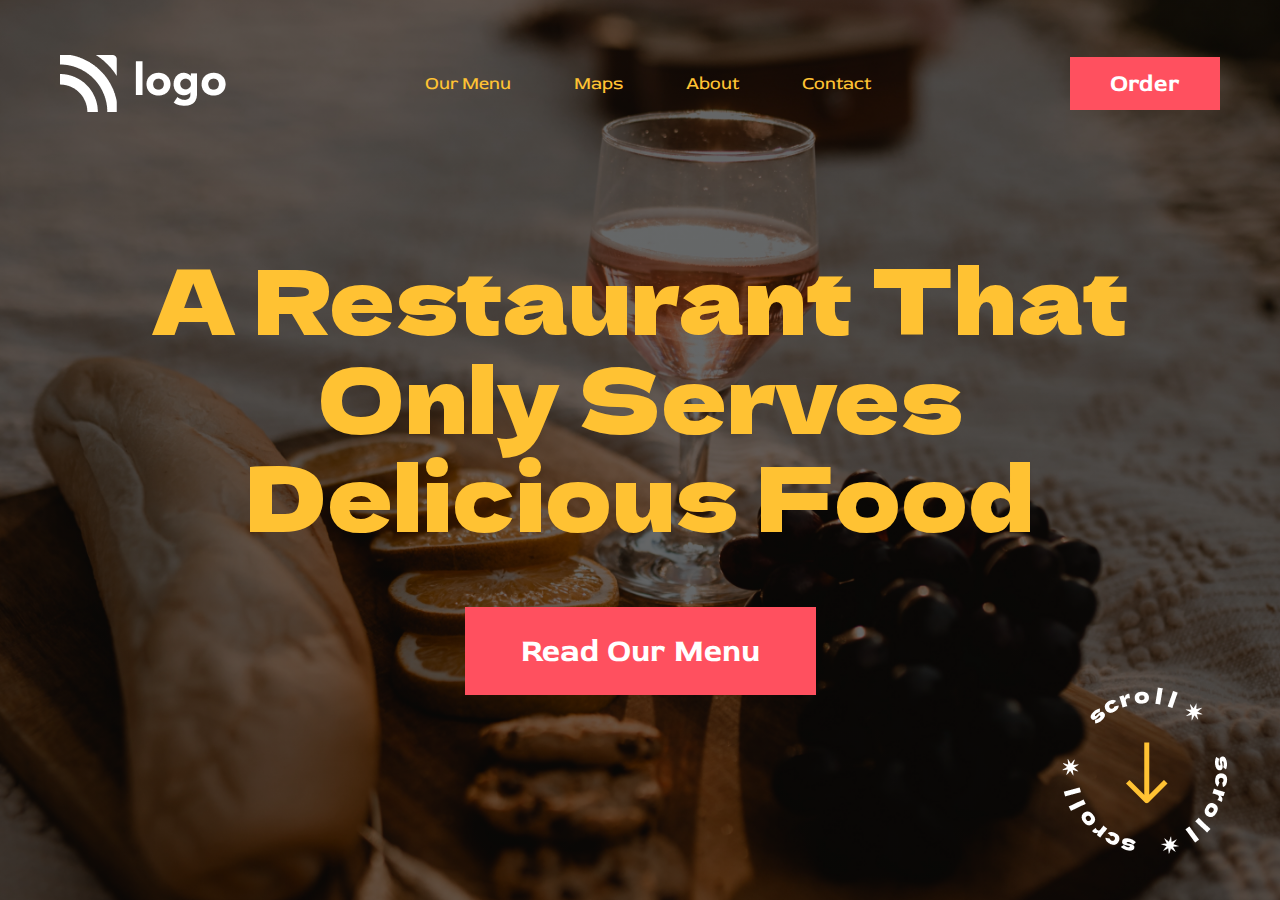
<file: HTML & CSS- Assignment 01/index.html>
<!DOCTYPE html>
<html lang="en">

<head>
    <meta charset="UTF-8" />
    <meta http-equiv="X-UA-Compatible" content="IE=edge" />
    <meta name="viewport" content="width=device-width, initial-scale=1.0" />
    <link rel="stylesheet" href="styles.css" />

    <!-- Red Rose Font -->
    <link rel="preconnect" href="https://fonts.googleapis.com" />
    <link rel="preconnect" href="https://fonts.gstatic.com" crossorigin />
    <link href="https://fonts.googleapis.com/css2?family=Red+Rose:wght@300;400;500;600;700&display=swap"
        rel="stylesheet" />

    <!-- Dela Font -->
    <link rel="preconnect" href="https://fonts.googleapis.com" />
    <link rel="preconnect" href="https://fonts.gstatic.com" crossorigin />
    <link href="https://fonts.googleapis.com/css2?family=Dela+Gothic+One&display=swap" rel="stylesheet" />

    <title>Restaurant Landing Page</title>
</head>

<body>
    <div class="container">
        <!-- Navbar -->
        <section aria-label="navbar">
            <nav class="navbar">
                <img src="./white-logo.png" alt="logo" class="logo" />

                <ul class="list">
                    <li class="list-item">Our Menu</li>
                    <li class="list-item">Maps</li>
                    <li class="list-item">About</li>
                    <li class="list-item">Contact</li>
                </ul>

                <button class="button-small">Order</button>
            </nav>
        </section>

        <!-- Hero Section -->
        <section aria-label="hero">
            <div class="hero">
                <h1 class="hero-heading">
                    A Restaurant That <br />
                    Only Serves <br />
                    Delicious Food
                </h1>

                <button class="button-large">Read Our Menu</button>
            </div>

            <!-- Scroll Icon -->
            <div class="bottom">
                <img src="./scrool.png" alt="scroll" />
            </div>
        </section>
    </div>
</body>

</html>
</file>
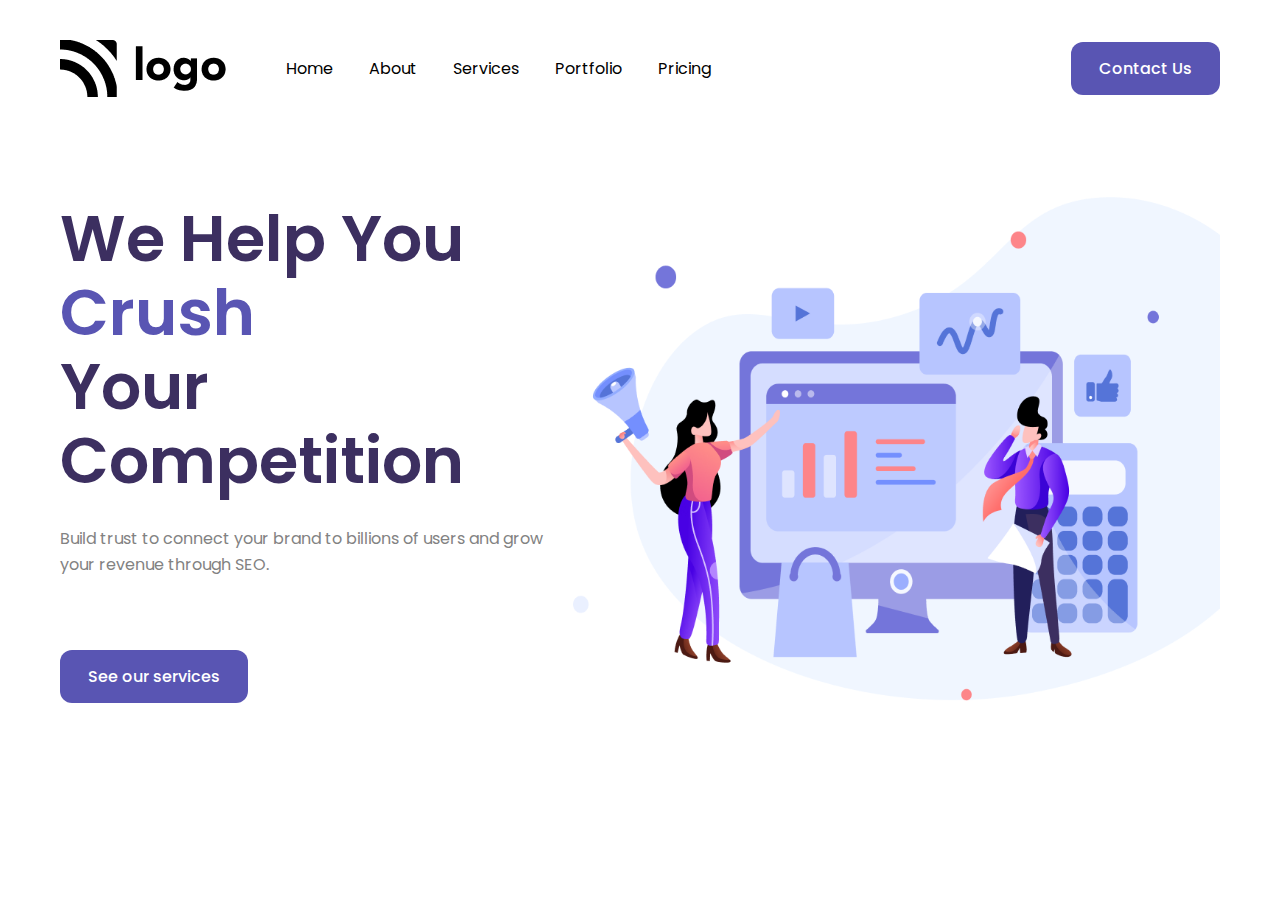
<file: HTML & CSS- Assignment 02/index.html>
<!DOCTYPE html>
<html lang="en">

<head>
    <meta charset="UTF-8" />
    <meta http-equiv="X-UA-Compatible" content="IE=edge" />
    <meta name="viewport" content="width=device-width, initial-scale=1.0" />

    <!-- stylesheet -->
    <link rel="stylesheet" href="style.css" />

    <!-- Font -->
    <link rel="preconnect" href="https://fonts.googleapis.com" />
    <link rel="preconnect" href="https://fonts.gstatic.com" crossorigin />
    <link href="https://fonts.googleapis.com/css2?family=Poppins:wght@200;300;400;500;600;700;800&display=swap"
        rel="stylesheet" />

    <title>Digital Marketing Agency</title>
</head>

<body>
    <div class="container">
        <!-- Navbar -->
        <section aria-label="navbar">
            <nav class="navbar-container">
                <img src="Logo.png" alt="brand-logo" />

                <div class="grow-list">
                    <ul class="list">
                        <li class="list-item">Home</li>
                        <li class="list-item">About</li>
                        <li class="list-item">Services</li>
                        <li class="list-item">Portfolio</li>
                        <li class="list-item">Pricing</li>
                    </ul>
                </div>

                <button class="nav-button">Contact Us</button>
            </nav>
        </section>

        <!-- Banner -->
        <section aria-label="banner">
            <div class="banner-container">
                <!-- Left -->
                <div class="banner-left">
                    <h1 class="heading-text">
                        We Help You <span>Crush</span><br />
                        Your Competition
                    </h1>

                    <p class="description">
                        Build trust to connect your brand to billions of users and grow
                        your revenue through SEO.
                    </p>

                    <button class="nav-button btn">See our services</button>
                </div>

                <!-- Right -->
                <div class="banner-right">
                    <img src="Header Illustration.png" alt="illustration" />
                </div>
            </div>
        </section>
    </div>
</body>

</html>
</file>
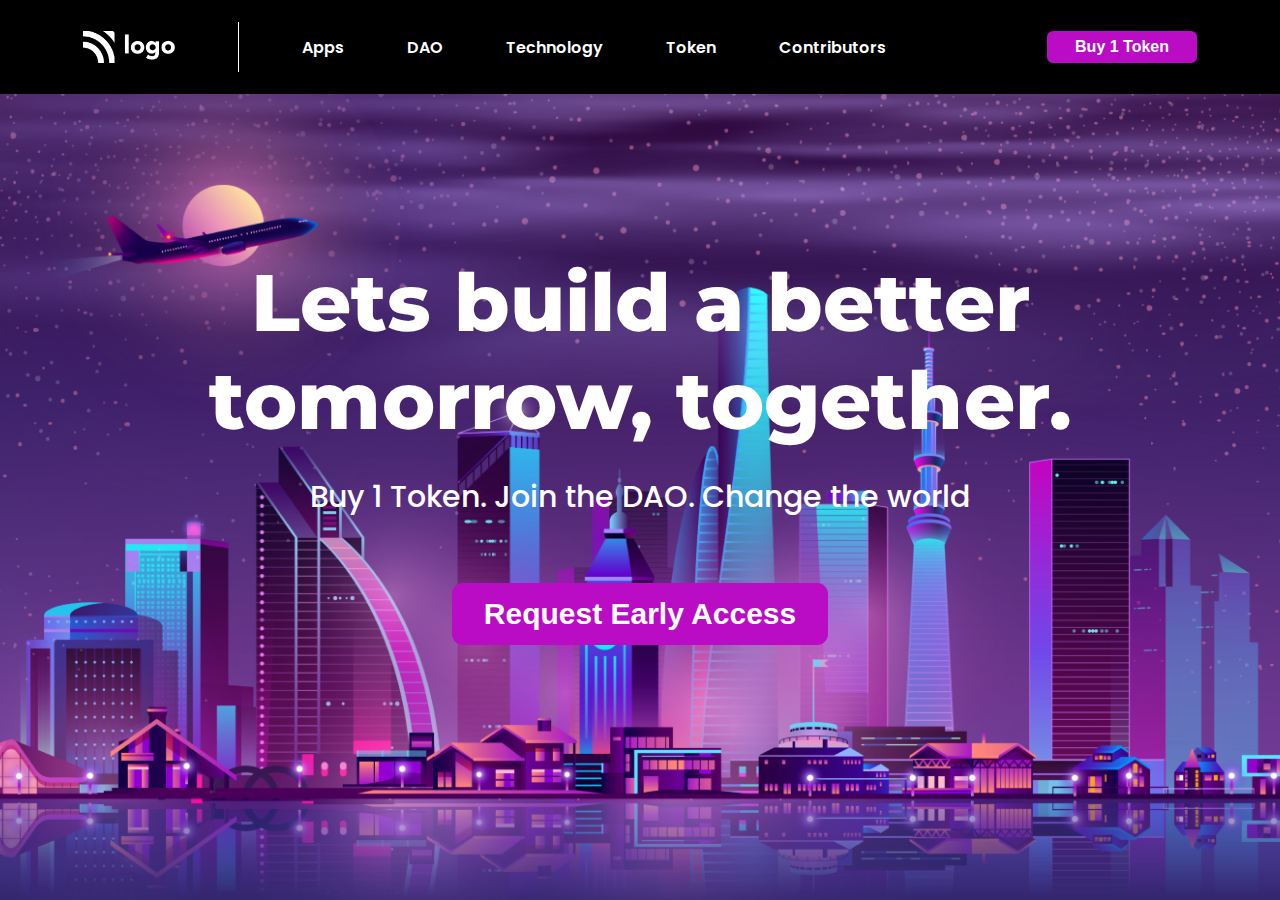
<file: HTML & CSS- Assignment 03/index.html>
<!DOCTYPE html>
<html lang="en">

<head>
    <meta charset="UTF-8" />
    <meta http-equiv="X-UA-Compatible" content="IE=edge" />
    <meta name="viewport" content="width=device-width, initial-scale=1.0" />

    <link rel="stylesheet" href="style.css" />

    <!-- Fonts -->
    <link rel="preconnect" href="https://fonts.googleapis.com" />
    <link rel="preconnect" href="https://fonts.gstatic.com" crossorigin />

    <link href="https://fonts.googleapis.com/css2?family=Poppins:wght@300;400;500;600;700&display=swap"
        rel="stylesheet" />
    <link href="https://fonts.googleapis.com/css2?family=Montserrat:wght@600;700;800&display=swap" rel="stylesheet" />

    <title>DAO Landing Page</title>
</head>

<body>
    <div class="container">
        <!-- Navbar -->
        <section aria-label="navbar">
            <nav class="navbar">
                <img src="white-logo.png" alt="logo" class="logo" />

                <div class="line"></div>

                <div class="grow-list">
                    <ul class="list">
                        <li class="list-item">Apps</li>
                        <li class="list-item">DAO</li>
                        <li class="list-item">Technology</li>
                        <li class="list-item">Token</li>
                        <li class="list-item">Contributors</li>
                    </ul>
                </div>

                <button class="button-small">Buy 1 Token</button>
            </nav>
        </section>

        <!-- Hero -->
        <section aria-label="hero">
            <div class="hero">
                <h1 class="hero-heading">
                    Lets build a better tomorrow, together.
                </h1>

                <p class="hero-description">
                    Buy 1 Token. Join the DAO. Change the world
                </p>

                <button class="button-large">Request Early Access</button>
            </div>
        </section>
    </div>
</body>

</html>
</file>
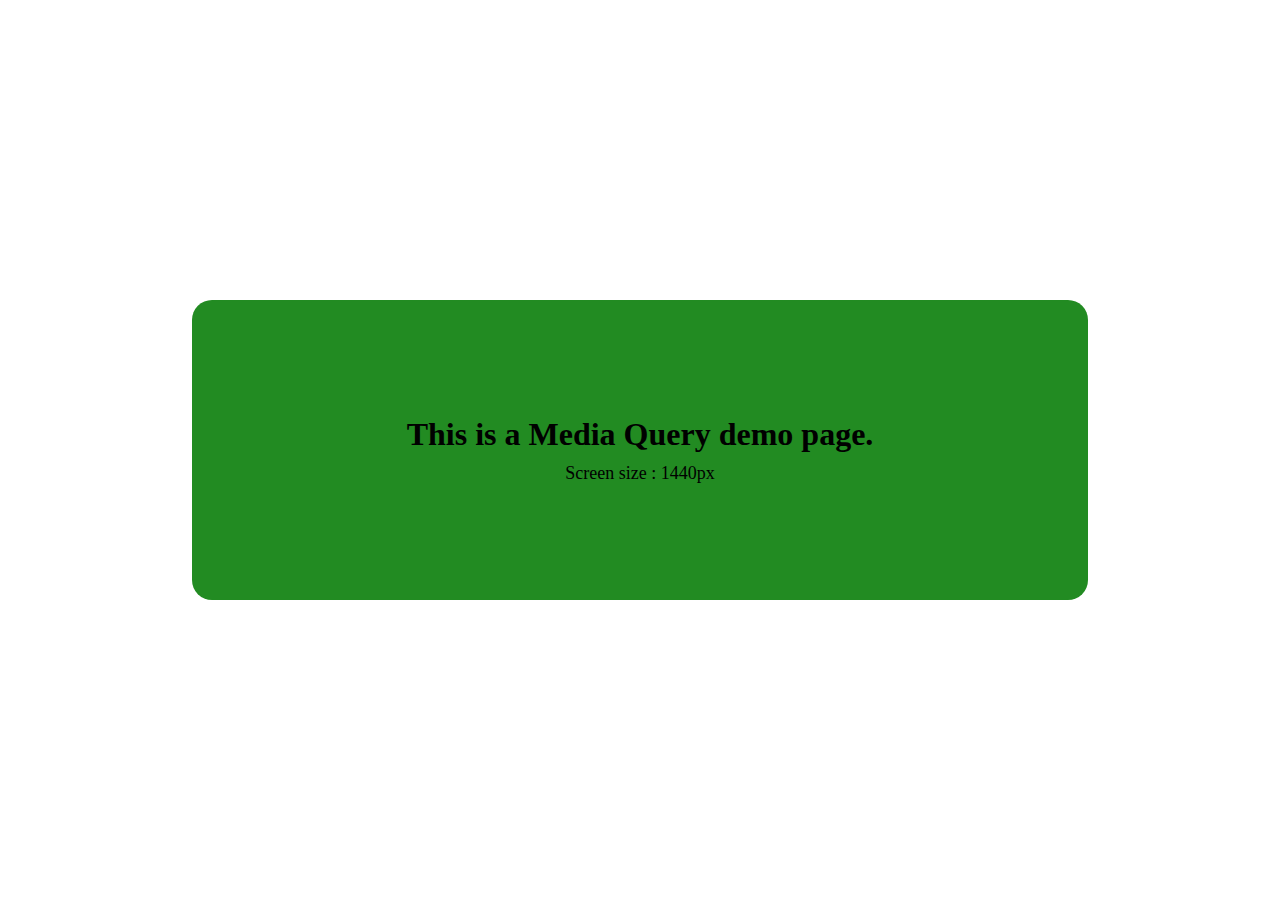
<file: HTML & CSS- Assignment 04/index.html>
<!DOCTYPE html>
<html lang="en">

<head>
    <meta charset="UTF-8" />
    <meta http-equiv="X-UA-Compatible" content="IE=edge" />
    <meta name="viewport" content="width=device-width, initial-scale=1.0" />
    <title>Media Query Demo</title>
    <link rel="stylesheet" href="style.css" />
</head>

<body>
    <div class="box">
        <h1>This is a Media Query demo page.</h1>
        <p class="screen-size"></p>
    </div>
</body>

</html>
</file>
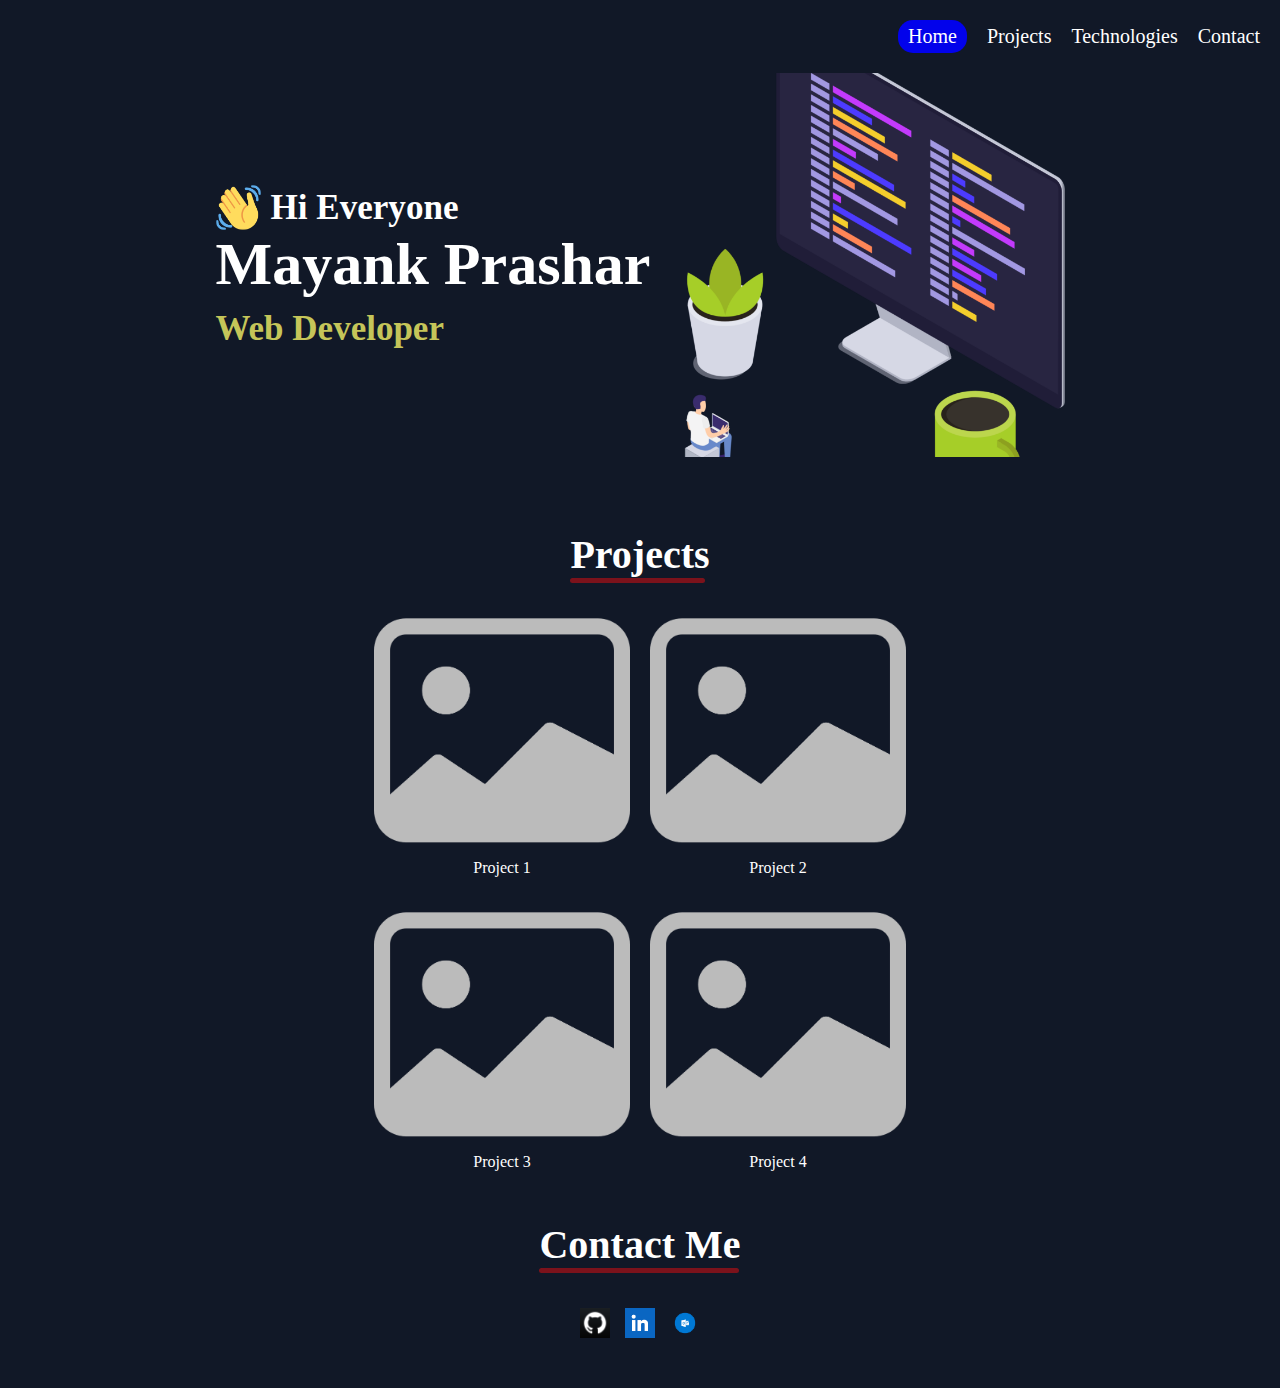
<file: HTML & CSS- Assignment 05/index.html>
<!DOCTYPE html>
<html lang="en">

<head>
    <meta charset="UTF-8">
    <meta http-equiv="X-UA-Compatible" content="IE=edge">
    <meta name="viewport" content="width=device-width, initial-scale=1.0">
    <link rel="stylesheet" href="style.css">
    <title>Document</title>
</head>

<body>
    <header>
        <nav>
            <ul>
                <li class="home-option">Home</li>
                <li>Projects</li>
                <li>Technologies</li>
                <li>Contact</li>
            </ul>
            <div>
                <img src="hambrger.png" alt="menu">
            </div>
        </nav>
        <section class="intro">
            <div class="intro-left">
                <div class="intro-line-1">
                    <img src="waving-hand.png" alt="hello">
                    <h3>Hi Everyone</h3>
                </div>
                <div class="intro-line-2">
                    <h1>
                        Mayank Prashar
                    </h1>
                    <h2>
                        Web Developer
                    </h2>
                </div>
            </div>
            <div class="intro-right">
                <img src="pc-image.png" alt="pc-image">
            </div>
        </section>

    </header>
    <main>
        <section class="projects">
            <div>
                <h1>Projects</h1>
                <div class="horizontal-divider"></div>
            </div>
            <div class="project-list">
                <div class="project">
                    <img src="image.png" alt="project-image">
                    <p>Project 1</p>
                </div>
                <div class="project">
                    <img src="image.png" alt="project-image">
                    <p>Project 2</p>
                </div>
                <div class="project">
                    <img src="image.png" alt="project-image">
                    <p>Project 3</p>
                </div>
                <div class="project">
                    <img src="image.png" alt="project-image">
                    <p>Project 4</p>
                </div>
            </div>
        </section>
    </main>
    <footer>
        <section class="contact">
            <div>
                <h1>
                    Contact Me
                </h1>
                <div class="horizontal-divider-contact"></div>
            </div>
            <div class="socials">
                <img src="github.png" alt="social">
                <img src="linkedin.png" alt="social">
                <img src="outlook.png" alt="social">
            </div>
        </section>
    </footer>
</body>

</html>
</file>
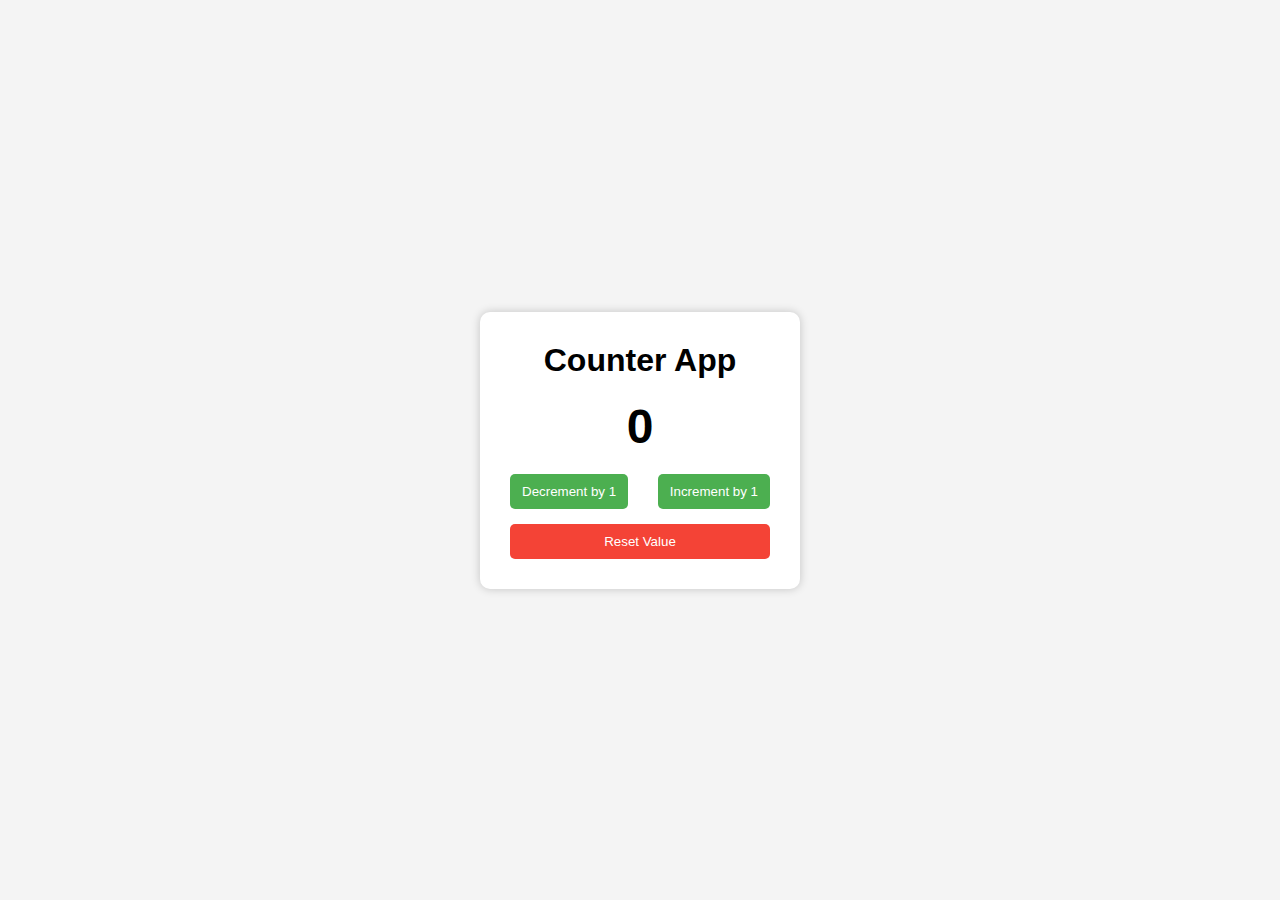
<file: DOM/Project 01/index.html>
<!DOCTYPE html>
<html lang="en">

<head>
    <meta charset="UTF-8" />
    <meta name="viewport" content="width=device-width, initial-scale=1.0" />
    <title>Counter Application</title>
    <link rel="stylesheet" href="style.css" />
</head>

<body>

    <div class="counter-container">
        <h1>Counter App</h1>

        <div id="counter">0</div>

        <div class="buttons">
            <button id="decrement">Decrement by 1</button>
            <button id="increment">Increment by 1</button>
        </div>

        <button id="reset" class="reset-btn">Reset Value</button>
    </div>

    <script src="script.js"></script>
</body>

</html>
</file>
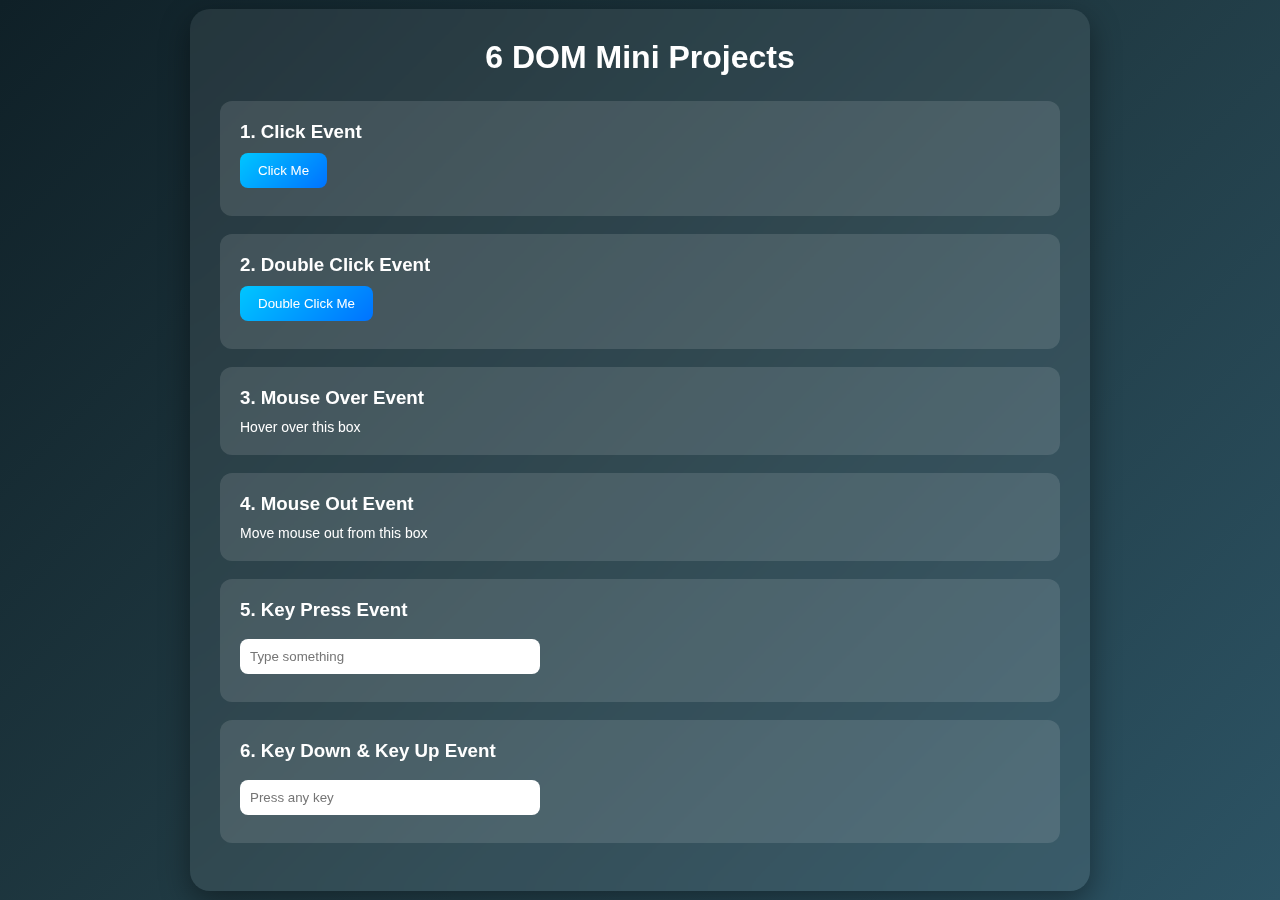
<file: DOM/Project 02/index.html>
<!DOCTYPE html>
<html lang="en">

<head>
    <meta charset="UTF-8" />
    <meta name="viewport" content="width=device-width, initial-scale=1.0" />
    <title>DOM Events Mini Projects</title>
    <link rel="stylesheet" href="style.css" />
</head>

<body>

    <div class="container">
        <h1>6 DOM Mini Projects</h1>

        <!-- 1. Click -->
        <div class="box">
            <h3>1. Click Event</h3>
            <button id="clickBtn">Click Me</button>
            <p id="clickResult"></p>
        </div>

        <!-- 2. Double Click -->
        <div class="box">
            <h3>2. Double Click Event</h3>
            <button id="dblClickBtn">Double Click Me</button>
            <p id="dblResult"></p>
        </div>

        <!-- 3. Mouse Over -->
        <div class="box" id="mouseOverBox">
            <h3>3. Mouse Over Event</h3>
            <p>Hover over this box</p>
        </div>

        <!-- 4. Mouse Out -->
        <div class="box" id="mouseOutBox">
            <h3>4. Mouse Out Event</h3>
            <p>Move mouse out from this box</p>
        </div>

        <!-- 5. Key Press -->
        <div class="box">
            <h3>5. Key Press Event</h3>
            <input type="text" id="keyPressInput" placeholder="Type something" />
            <p id="keyPressResult"></p>
        </div>

        <!-- 6. Key Down & Key Up -->
        <div class="box">
            <h3>6. Key Down & Key Up Event</h3>
            <input type="text" id="keyInput" placeholder="Press any key" />
            <p id="keyResult"></p>
        </div>

    </div>

    <script src="script.js"></script>
</body>

</html>
</file>
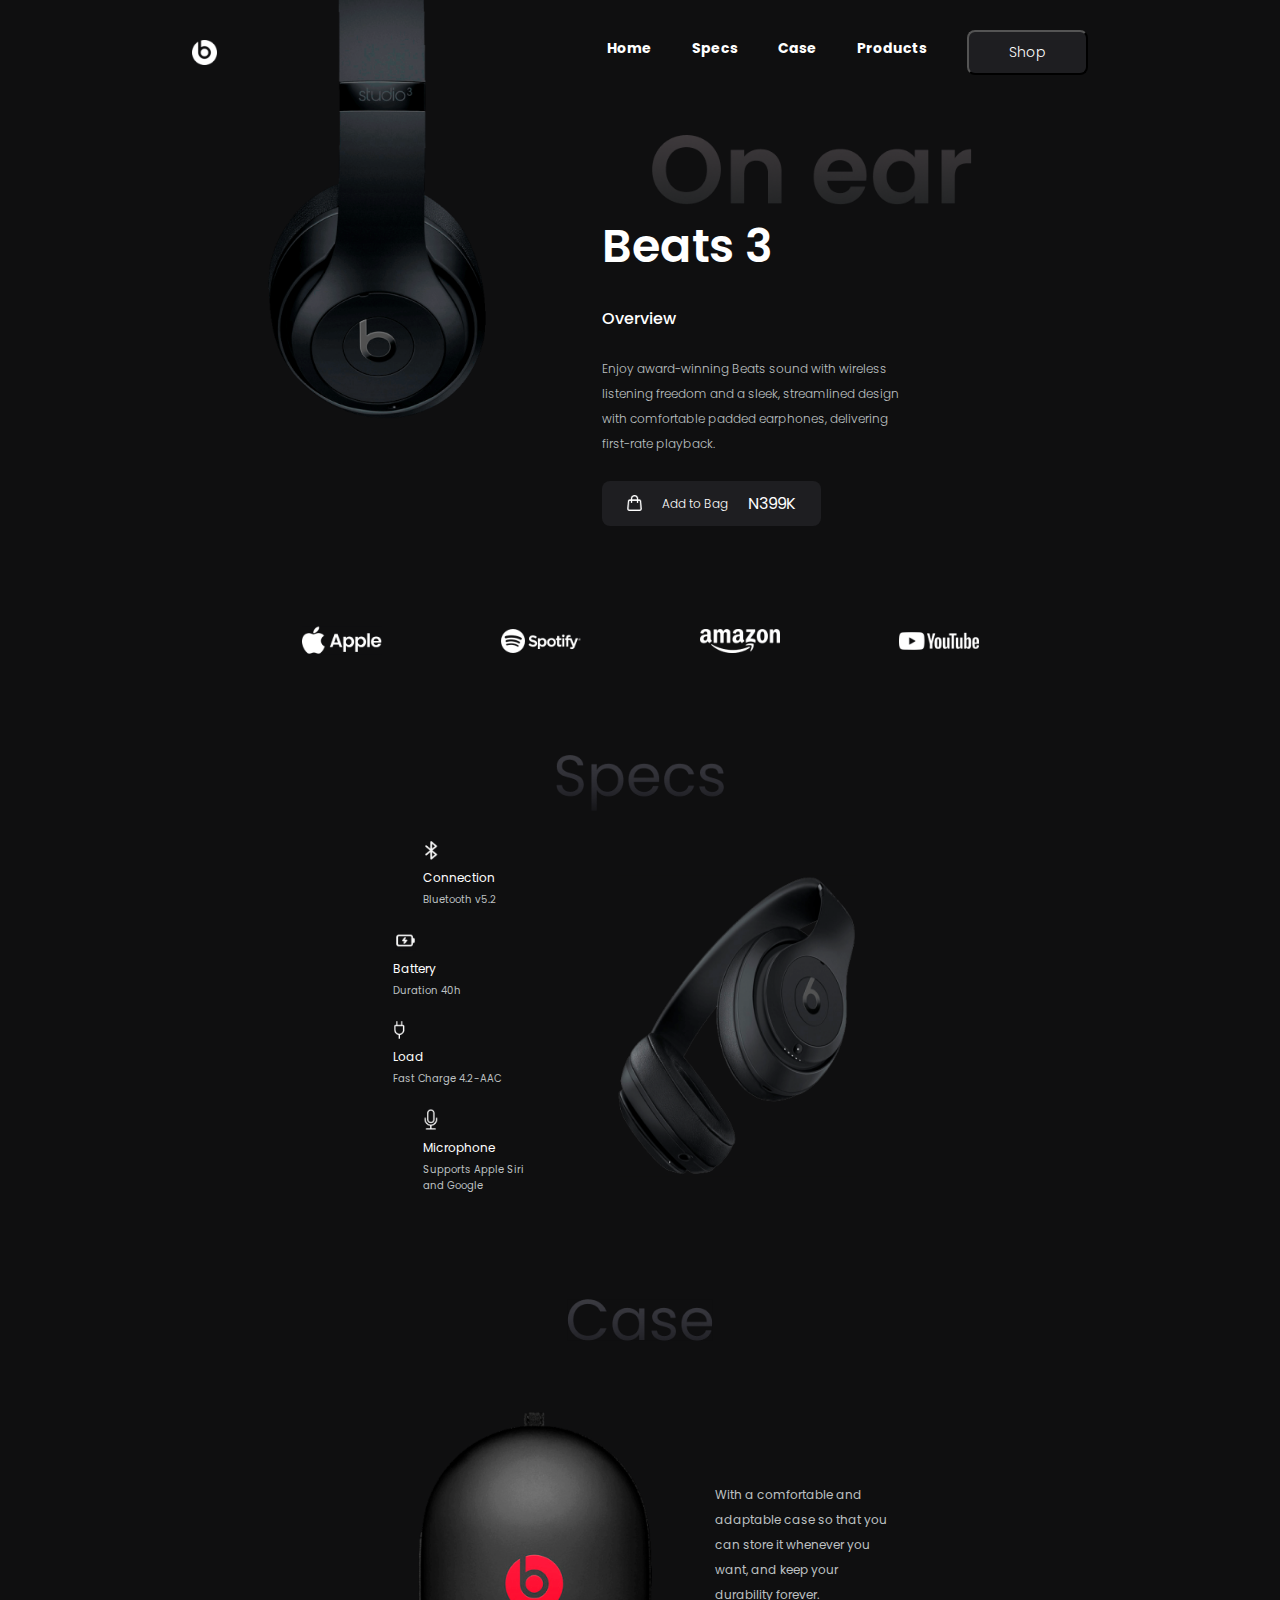
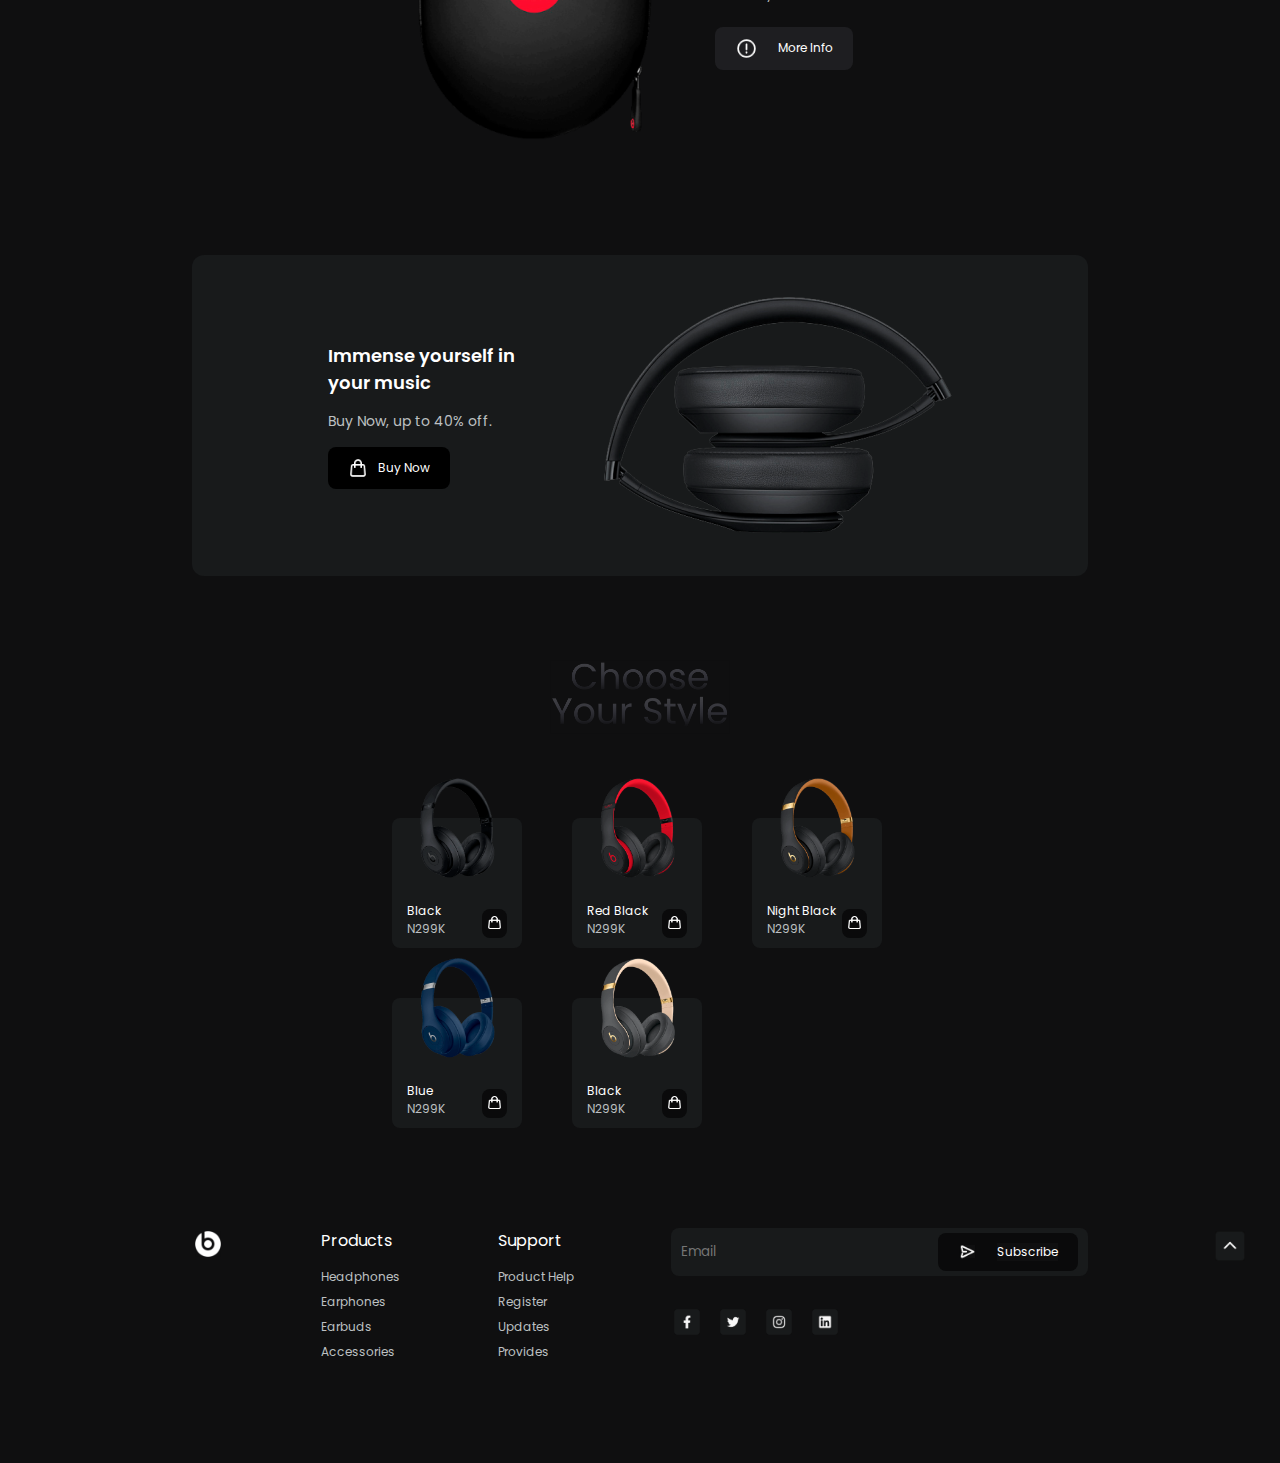
<file: HTML & CSS- Assignment 06/Project 01/index.html>
<!DOCTYPE html>
<html lang="en">

<head>
    <meta charset="UTF-8" />
    <meta http-equiv="X-UA-Compatible" content="IE=edge" />
    <meta name="viewport" content="width=device-width, initial-scale=1.0" />
    <title>Beats Landing Page</title>

    <!-- adding the css file -->
    <link rel="stylesheet" href="./style.css" />

    <!-- adding the poppins font -->
    <link rel="preconnect" href="https://fonts.googleapis.com" />
    <link rel="preconnect" href="https://fonts.gstatic.com" crossorigin />
    <link href="https://fonts.googleapis.com/css2?family=Poppins:wght@200;300;400;500;600;700;800;900&display=swap"
        rel="stylesheet" />
</head>

<body>
    <!-- creating the navigation menu -->
    <nav>
        <img src="beatsLogo.png" alt="logo" />

        <div class="nav-right-section">
            <ul>
                <li><a href="#">Home</a></li>
                <li><a href="#">Specs</a></li>
                <li><a href="#">Case</a></li>
                <li><a href="#">Products</a></li>
            </ul>
            <button>Shop</button>
        </div>
    </nav>

    <!-- creating the main landing page -->
    <main>
        <img class="mainImg" src="mainImage.png" alt="main image" />
        <div class="main">
            <img class="onEarImg" src="onEar.png" alt="on ear logo" />
            <h1>Beats 3</h1>
            <h4>Overview</h4>
            <p>
                Enjoy award-winning Beats sound with wireless listening freedom and a
                sleek, streamlined design with comfortable padded earphones,
                delivering first-rate playback.
            </p>
            <div class="shopping-bag-section">
                <img src="./Icons/shoppingBag.png" alt="shopping bag" />
                <p>Add to Bag</p>
                <span>N399K</span>
            </div>
        </div>
    </main>

    <!-- section for adding social media icons -->
    <section class="social-media-section">
        <img src="appleLogo.png" alt="apple logo" />
        <img src="spotifyLogo.png" alt="spotify logo" />
        <img src="amazonLogo.png" alt="amazon logo" />
        <img src="youtubeLogo.png" alt="youtube logo" />
    </section>

    <!-- creating a new specification section -->
    <section class="specification">
        <!-- adding the specs logo -->
        <img class="specification-logo" src="./Icons/specsLogo.png" alt="specs logo" />

        <div class="specification-list">
            <!-- creating a division for holding all the specifications -->
            <div class="specification-list-items">
                <!-- creating a division for each specifications -->
                <div>
                    <img src="./Icons/bluetooth.png" alt="bluetooth" />
                    <p>Connection</p>
                    <p>Bluetooth v5.2</p>
                </div>

                <div>
                    <img src="./Icons/battery.png" alt="battery" />
                    <p>Battery</p>
                    <p>Duration 40h</p>
                </div>

                <div>
                    <img src="./Icons/charger.png" alt="charger" />
                    <p>Load</p>
                    <p>Fast Charge 4.2-AAC</p>
                </div>

                <div>
                    <img src="./Icons/mic.png" alt="mic" />
                    <p>Microphone</p>
                    <p>Supports Apple Siri and Google</p>
                </div>
            </div>

            <!-- adding an image with respect to the specification -->
            <img src="specsImage.png" alt="specification headphone image" />
        </div>
    </section>

    <!-- creating a case section -->
    <section class="case">
        <!-- adding the case logo here -->
        <img class="case-logo" src="./Icons/caseLogo.png" alt="case logo" />

        <!-- creating a new division to wrap all case items -->
        <div class="case-item">
            <img class="case-item-img" src="caseImage.png" alt="case image" />

            <div>
                <p>
                    With a comfortable and adaptable case so that you can store it
                    whenever you want, and keep your durability forever.
                </p>
                <p>
                    <img src="./Icons/group.png" alt="group" />
                    More Info
                </p>
            </div>
        </div>
    </section>

    <!-- section to allow user to buy a product -->
    <section class="buy-product">
        <div>
            <h3>Immense yourself in your music</h3>
            <p>Buy Now, up to 40% off.</p>
            <div>
                <img src="./Icons/shoppingBag.png" alt="shopping bag" />
                <p>Buy Now</p>
            </div>
        </div>

        <img src="buyNowSectionImage.png" alt="buy now" />
    </section>

    <!-- creating a product section to display the items -->
    <section class="product">
        <!-- adding the choose style logo -->
        <img class="product-logo" src="./Icons/productLogo.png" alt="logo" />

        <!-- creating a new division for adding all the products to showcase to user -->
        <div class="product-items">
            <!-- creating card for product -->
            <div class="product-card">
                <img class="product-img" src="black.png" alt="black" />
                <div class="product-info">
                    <p>
                        Black <br />
                        <span>N299K</span>
                    </p>

                    <div>
                        <img src="./Icons/shoppingBag.png" alt="shopping bag" />
                    </div>
                </div>
            </div>

            <!-- creating card for product -->
            <div class="product-card">
                <img class="product-img" src="redBlack.png" alt="red black" />
                <div class="product-info">
                    <p>
                        Red Black <br />
                        <span>N299K</span>
                    </p>

                    <div>
                        <img src="./Icons/shoppingBag.png" alt="shopping bag" />
                    </div>
                </div>
            </div>

            <!-- creating card for product -->
            <div class="product-card">
                <img class="product-img" src="nightBlack.png" alt="Night Black" />
                <div class="product-info">
                    <p>
                        Night Black <br />
                        <span>N299K</span>
                    </p>

                    <div>
                        <img src="./Icons/shoppingBag.png" alt="shopping bag" />
                    </div>
                </div>
            </div>

            <!-- creating card for product -->
            <div class="product-card">
                <img class="product-img" src="blue.png" alt="blue" />
                <div class="product-info">
                    <p>
                        Blue <br />
                        <span>N299K</span>
                    </p>

                    <div>
                        <img src="./Icons/shoppingBag.png" alt="shopping bag" />
                    </div>
                </div>
            </div>

            <!-- creating card for product -->
            <div class="product-card">
                <img class="product-img" src="twilightGray.png" alt="twilight" />
                <div class="product-info">
                    <p>
                        Black <br />
                        <span>N299K</span>
                    </p>

                    <div>
                        <img src="./Icons/shoppingBag.png" alt="shopping bag" />
                    </div>
                </div>
            </div>
        </div>
    </section>

    <!-- designing the footer area of the website -->
    <footer>
        <img class="footer-logo" src="beatsLogo.png" alt="logo" />

        <!-- creating the product navigation menu -->
        <ul>
            <li><a href="#">Products</a></li>
            <li><a href="#">Headphones</a></li>
            <li><a href="#">Earphones</a></li>
            <li><a href="#">Earbuds</a></li>
            <li><a href="#">Accessories</a></li>
        </ul>

        <!-- creating the support navigation menu -->
        <ul>
            <li><a href="#">Support</a></li>
            <li><a href="#">Product Help</a></li>
            <li><a href="#">Register</a></li>
            <li><a href="#">Updates</a></li>
            <li><a href="#">Provides</a></li>
        </ul>

        <!-- adding subscribe and social media icon buttons -->
        <div class="footer-subscription">
            <!-- adding the division for subscribe -->
            <div>
                <input type="email" placeholder="Email" />
                <div class="subscribe-button">
                    <img src="./Icons/rightArrow.png" alt="rightArrow" />
                    <p>Subscribe</p>
                </div>
            </div>

            <!-- social media icons -->
            <div>
                <img src="./Icons/facebook.png" alt="facebook" />
                <img src="./Icons/twitter.png" alt="twitter" />
                <img src="./Icons/instagram.png" alt="instagram" />
                <img src="./Icons/linkedin.png" alt="linkedin" />
            </div>
        </div>

        <!-- adding top arrow for icon for moving the page to top -->
        <img class="arrow-up" src="./Icons/upArrow.png" alt="upArrow" />
    </footer>
</body>

</html>
</file>
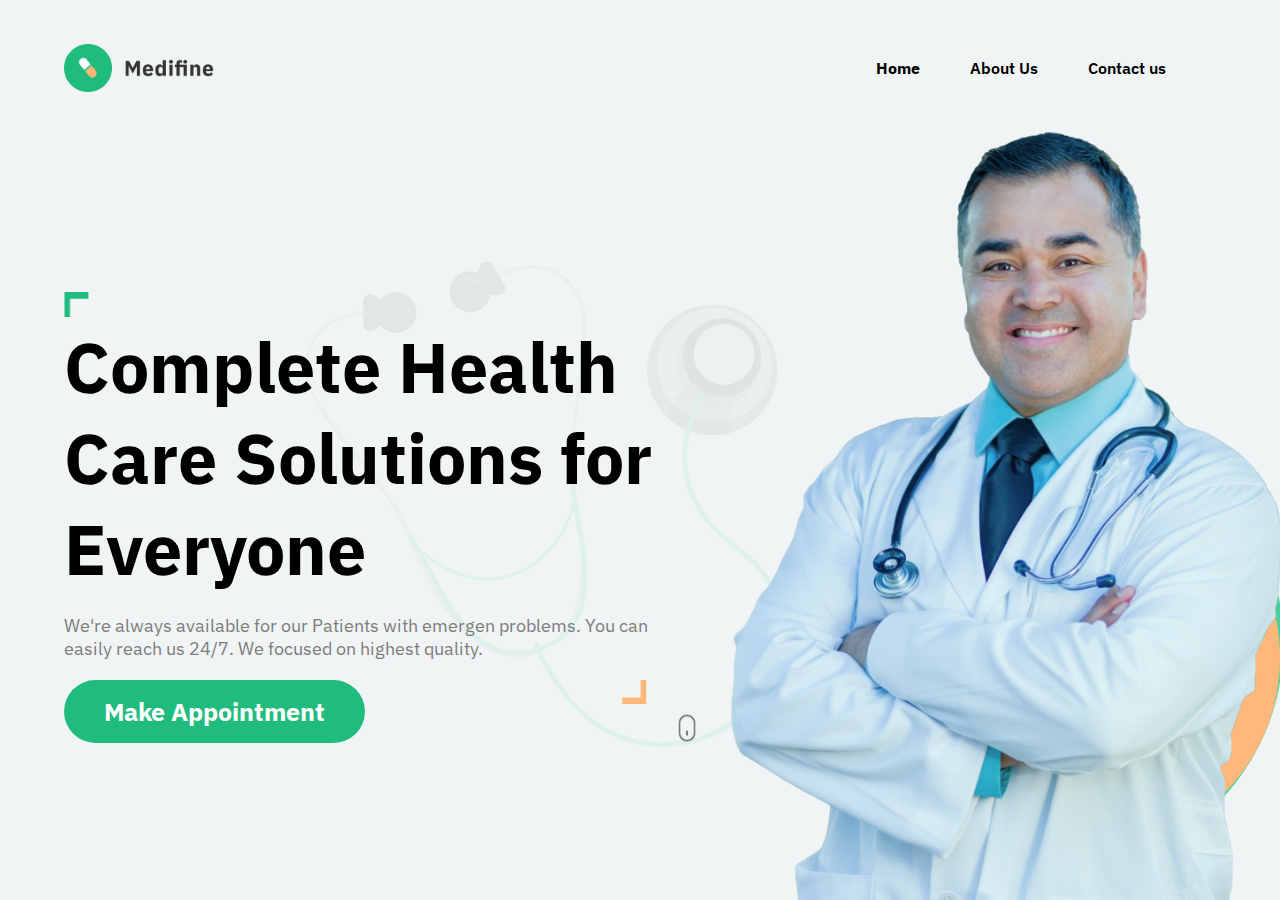
<file: HTML & CSS- Assignment 06/Project 02/index.html>
<!DOCTYPE html>
<html lang="en">

<head>
  <meta charset="UTF-8" />
  <meta http-equiv="X-UA-Compatible" content="IE=edge" />
  <meta name="viewport" content="width=device-width, initial-scale=1.0" />
  <title>Hospital Page</title>

  <!-- adding the google font -->
  <link rel="preconnect" href="https://fonts.googleapis.com" />
  <link rel="preconnect" href="https://fonts.gstatic.com" crossorigin />
  <link
    href="https://fonts.googleapis.com/css2?family=IBM+Plex+Sans:wght@200;300;400;500;600;700&family=Poppins:wght@200;300;400;500;600;700;800;900&display=swap"
    rel="stylesheet" />

  <!-- adding the css file -->
  <link rel="stylesheet" href="./style.css" />
</head>

<body>
  <!-- creating the navigation menu -->
  <nav>
    <img src="logo.png" alt="logo" />
    <a href="/"></a>
    <ul>
      <li><a href="/">Home</a></li>
      <li><a href="./about/about.html">About Us</a></li>
      <li><a href="./contact/contact.html">Contact us</a></li>
    </ul>
  </nav>

  <!-- creating the hero section -->
  <main>
    <!-- creating the left section -->
    <section class="leftSection">
      <img class="topAngle" src="topAngle.png" alt="topAngle" />
      <h1>Complete Health Care Solutions for Everyone</h1>
      <p>
        We're always available for our Patients with emergen problems. You can
        easily reach us 24/7. We focused on highest quality.
      </p>
      <img class="bottomAngle" src="bottomAngle.png" alt="bottomAngle" />
      <img class="stethoscope" src="stethoscope.png" alt="stethoscope" />
      <button>Make Appointment</button>
      <img class="mouse" src="mouse.png" alt="mouse" />
    </section>

    <!-- creating the right section -->
    <section class="rightSection">
      <img class="greenBox" src="greenBox.png" alt="greenBox" />
      <img class="yellowBox" src="yellowBox.png" alt="yellowBox" />
      <img class="doctor" src="doctor.png" alt="doctor" />
    </section>
  </main>
</body>

</html>
</file>
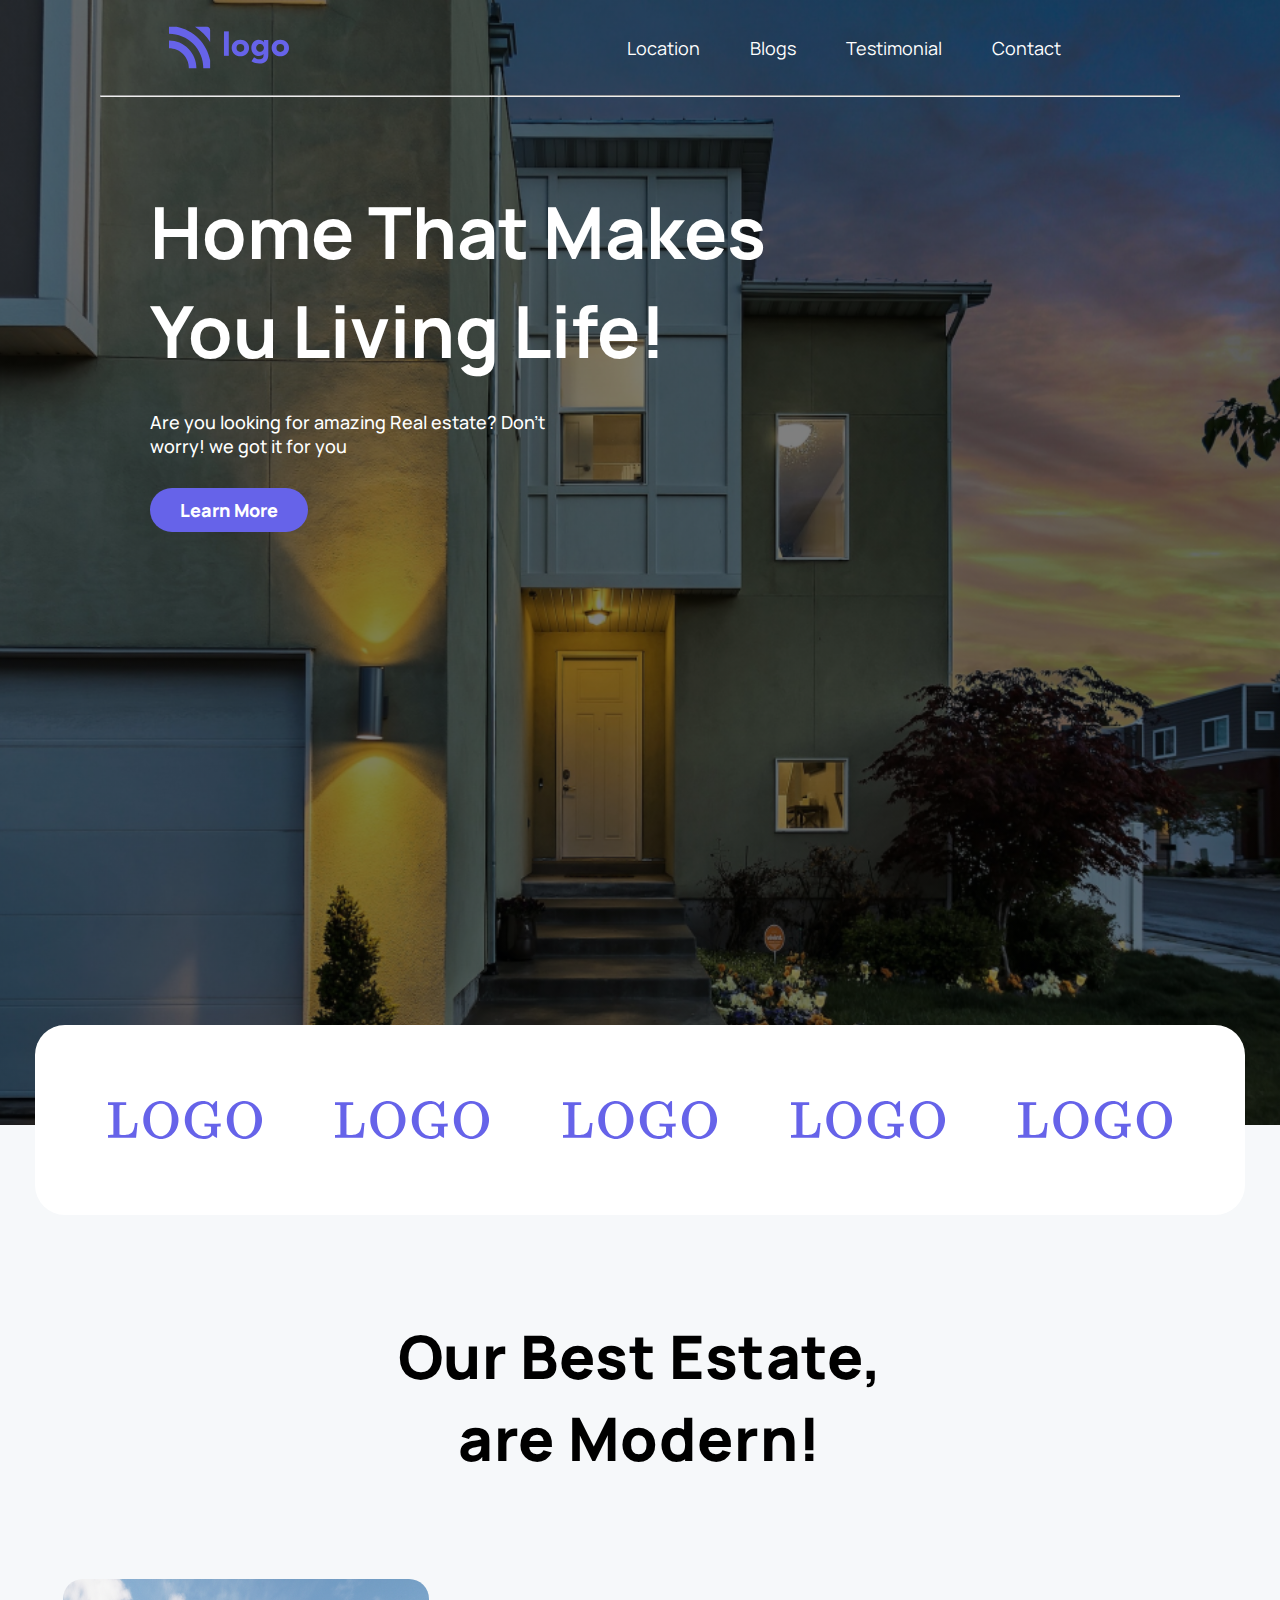
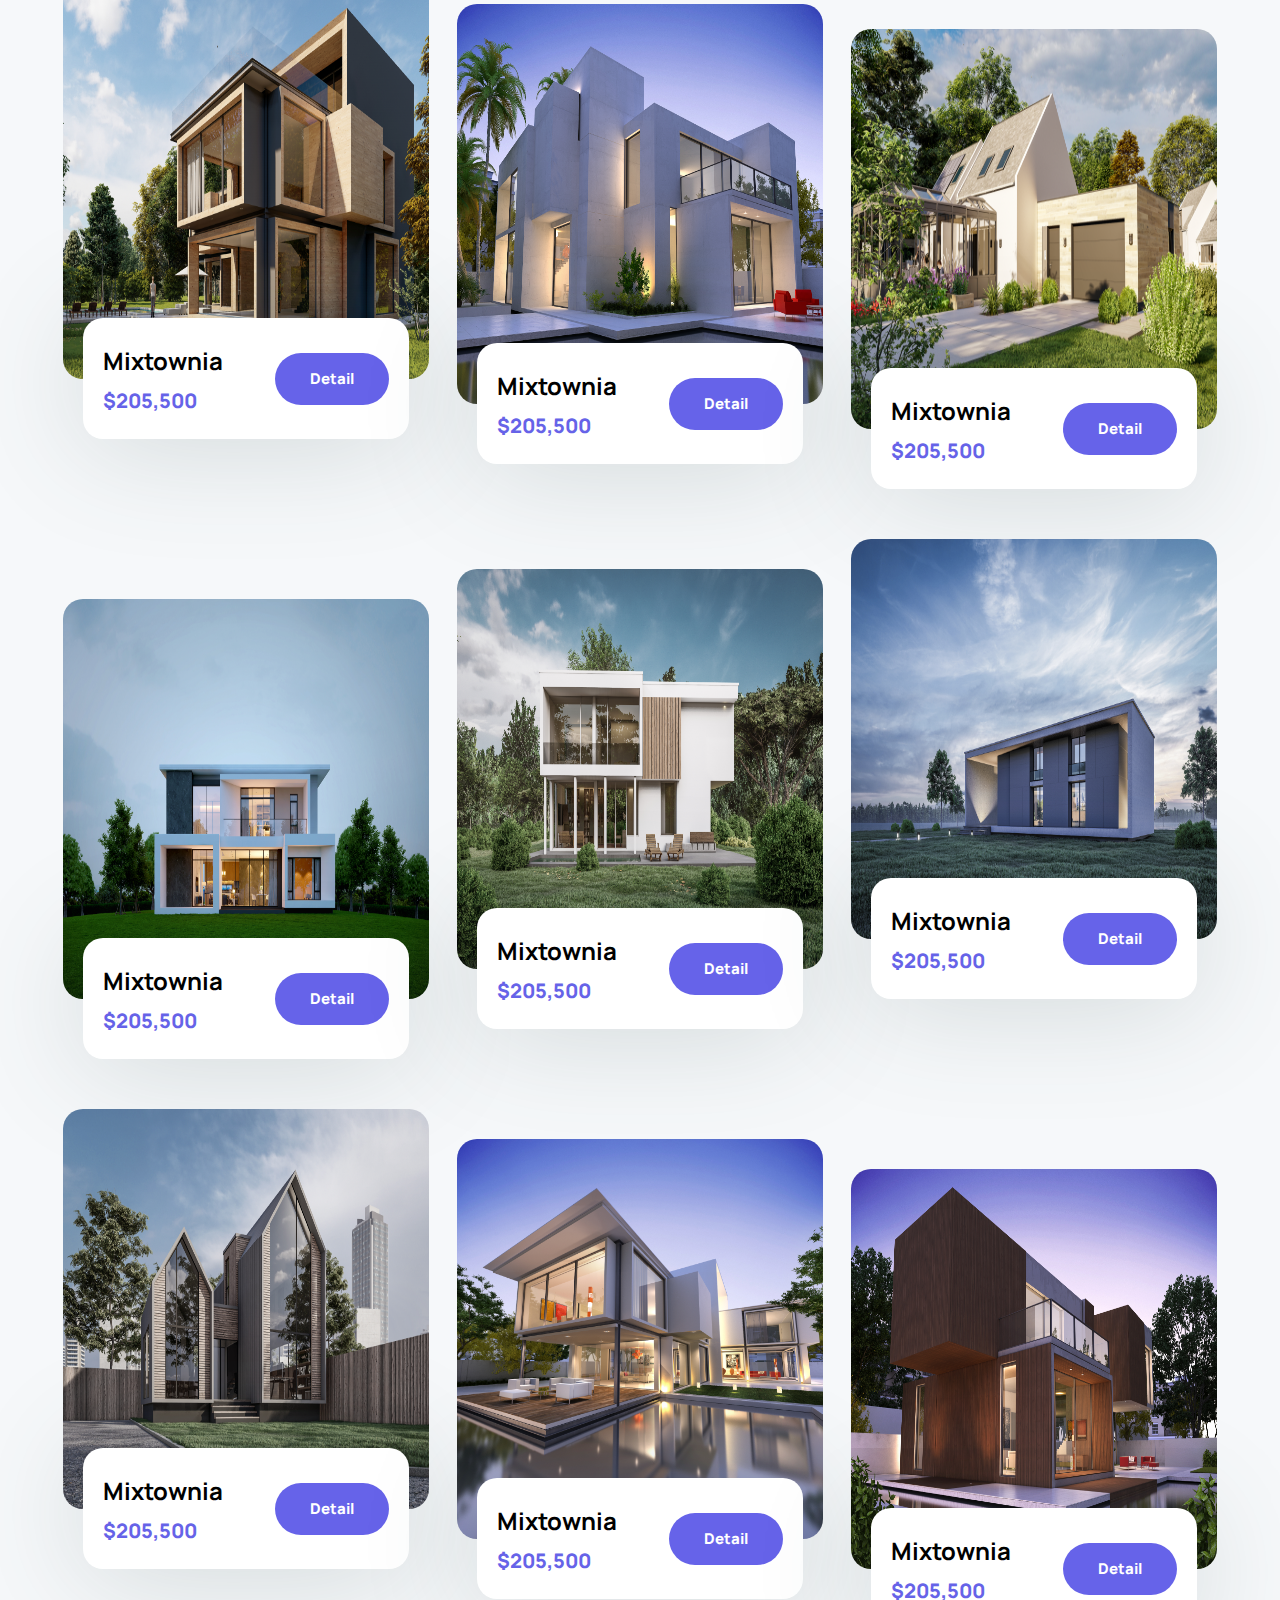
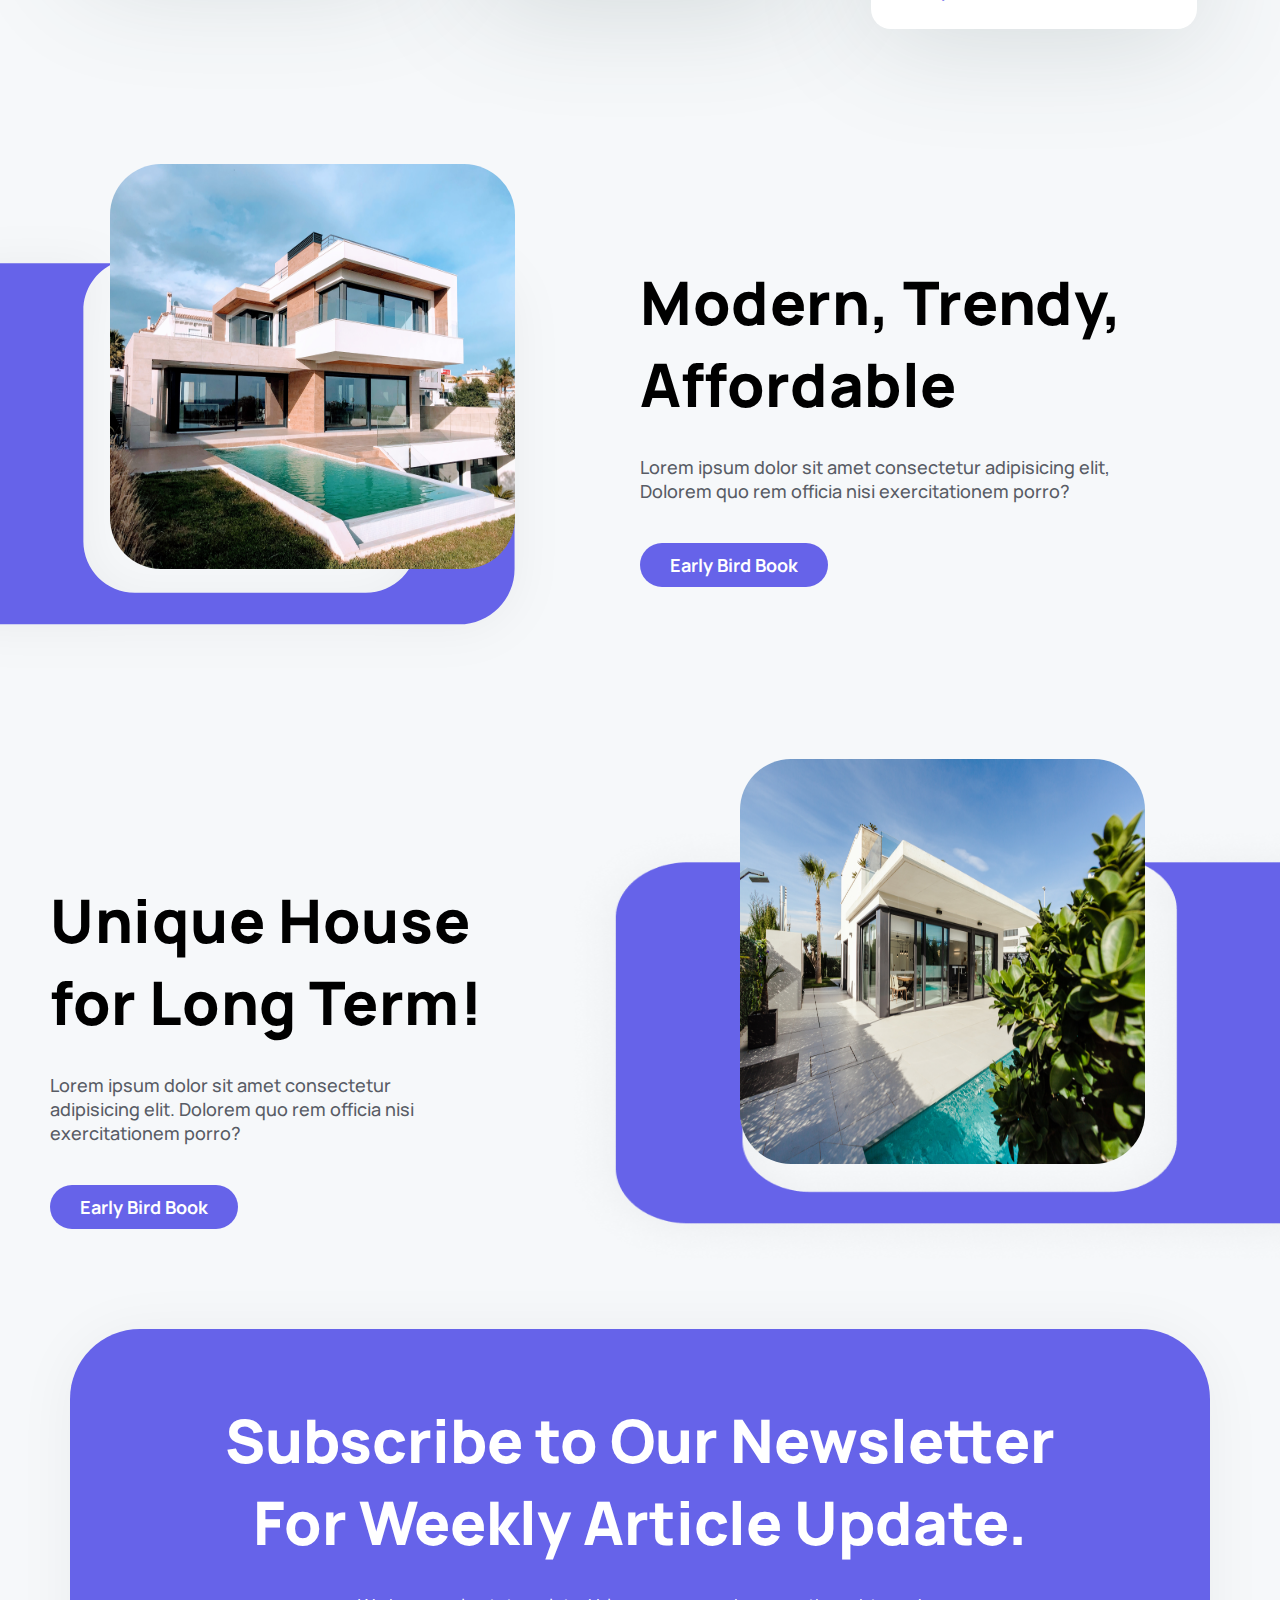
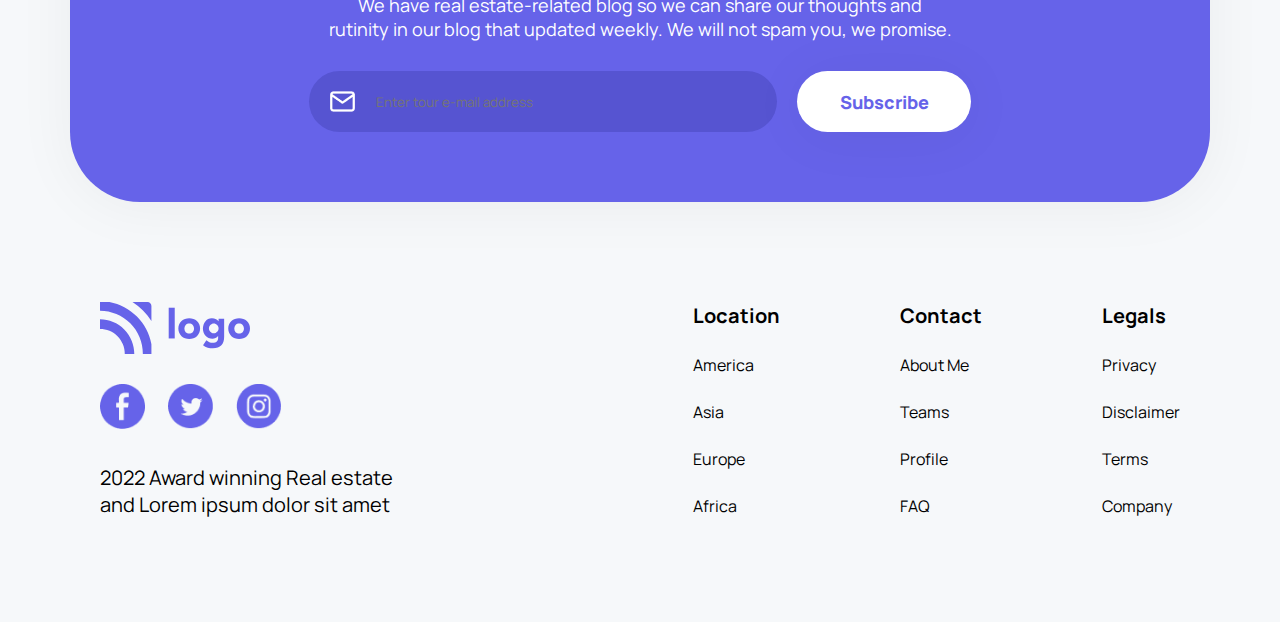
<file: HTML & CSS- Assignment 06/Project 03/index.html>
<!DOCTYPE html>
<html lang="en">

<head>
  <meta charset="UTF-8" />
  <meta http-equiv="X-UA-Compatible" content="IE=edge" />
  <meta name="viewport" content="width=device-width, initial-scale=1.0" />
  <title>Real State</title>

  <!-- adding the font family -->
  <link rel="preconnect" href="https://fonts.googleapis.com" />
  <link rel="preconnect" href="https://fonts.gstatic.com" crossorigin />
  <link href="https://fonts.googleapis.com/css2?family=Manrope:wght@200;300;400;500;600;700;800&display=swap"
    rel="stylesheet" />

  <link rel="stylesheet" href="./style.css" />
</head>

<body>
  <header>
    <!-- navbar -->
    <nav>
      <img src="./Icons/Logo.svg" alt="logo image" />
      <!-- nav links -->
      <ul>
        <li><a href="#">Location</a></li>
        <li><a href="#">Blogs</a></li>
        <li><a href="#">Testimonial</a></li>
        <li><a href="#">Contact</a></li>
      </ul>
    </nav>
    <hr />

    <div>
      <h1>Home That Makes <br />You Living Life!</h1>
      <p>
        Are you looking for amazing Real estate? Don't worry! we got it for
        you
      </p>
      <button>Learn More</button>
    </div>
  </header>

  <!-- multiple logos section -->
  <section class="my-logos">
    <img src="./Icons/logoName.svg" alt="named logo" />
    <img src="./Icons/logoName.svg" alt="named logo" />
    <img src="./Icons/logoName.svg" alt="named logo" />
    <img src="./Icons/logoName.svg" alt="named logo" />
    <img src="./Icons/logoName.svg" alt="named logo" />
  </section>

  <!-- section for displaying all our real state properties in a card -->
  <section class="cards-wrapper-section">
    <h1>Our Best Estate, <br />are Modern!</h1>

    <!-- creating a main div to wrap all the cards -->
    <div class="cards-wrapper">
      <!-- creating estate property card -->
      <div class="card">
        <img src="cardImage1.png" alt="cardImage1" />
        <!-- for displaying the property details -->
        <div class="card-box">
          <!-- displaying the price and property name -->
          <div>
            <h3>Mixtownia</h3>
            <p>$205,500</p>
          </div>
          <!-- button for more details -->
          <button>Detail</button>
        </div>
      </div>

      <!-- creating estate property card -->
      <div class="card">
        <img src="cardImage2.png" alt="cardImage2" />
        <!-- for displaying the property details -->
        <div class="card-box">
          <!-- displaying the price and property name -->
          <div>
            <h3>Mixtownia</h3>
            <p>$205,500</p>
          </div>
          <!-- button for more details -->
          <button>Detail</button>
        </div>
      </div>

      <!-- creating estate property card -->
      <div class="card">
        <img src="cardImage3.png" alt="cardImage3" />
        <!-- for displaying the property details -->
        <div class="card-box">
          <!-- displaying the price and property name -->
          <div>
            <h3>Mixtownia</h3>
            <p>$205,500</p>
          </div>
          <!-- button for more details -->
          <button>Detail</button>
        </div>
      </div>

      <!-- creating estate property card -->
      <div class="card">
        <img src="cardImage4.png" alt="cardImage4" />
        <!-- for displaying the property details -->
        <div class="card-box">
          <!-- displaying the price and property name -->
          <div>
            <h3>Mixtownia</h3>
            <p>$205,500</p>
          </div>
          <!-- button for more details -->
          <button>Detail</button>
        </div>
      </div>

      <!-- creating estate property card -->
      <div class="card">
        <img src="cardImage5.png" alt="cardImage5" />
        <!-- for displaying the property details -->
        <div class="card-box">
          <!-- displaying the price and property name -->
          <div>
            <h3>Mixtownia</h3>
            <p>$205,500</p>
          </div>
          <!-- button for more details -->
          <button>Detail</button>
        </div>
      </div>

      <!-- creating estate property card -->
      <div class="card">
        <img src="cardImage6.png" alt="cardImage6" />
        <!-- for displaying the property details -->
        <div class="card-box">
          <!-- displaying the price and property name -->
          <div>
            <h3>Mixtownia</h3>
            <p>$205,500</p>
          </div>
          <!-- button for more details -->
          <button>Detail</button>
        </div>
      </div>

      <!-- creating estate property card -->
      <div class="card">
        <img src="cardImage7.png" alt="cardImage7" />
        <!-- for displaying the property details -->
        <div class="card-box">
          <!-- displaying the price and property name -->
          <div>
            <h3>Mixtownia</h3>
            <p>$205,500</p>
          </div>
          <!-- button for more details -->
          <button>Detail</button>
        </div>
      </div>

      <!-- creating estate property card -->
      <div class="card">
        <img src="cardImage8.png" alt="cardImage8" />
        <!-- for displaying the property details -->
        <div class="card-box">
          <!-- displaying the price and property name -->
          <div>
            <h3>Mixtownia</h3>
            <p>$205,500</p>
          </div>
          <!-- button for more details -->
          <button>Detail</button>
        </div>
      </div>

      <!-- creating estate property card -->
      <div class="card">
        <img src="cardImage9.png" alt="cardImage9" />
        <!-- for displaying the property details -->
        <div class="card-box">
          <!-- displaying the price and property name -->
          <div>
            <h3>Mixtownia</h3>
            <p>$205,500</p>
          </div>
          <!-- button for more details -->
          <button>Detail</button>
        </div>
      </div>
    </div>
  </section>

  <!-- section for displaying first feature -->
  <section class="features-section first-feature-section">
    <!-- for displaying the images -->
    <div>
      <img src="./Icons/featureImageBg1.svg" alt="image background" />
      <img src="featuresImage1.png" alt="feature image 1" />
    </div>

    <!-- for displaying the written content -->
    <div>
      <h1>Modern, Trendy, Affordable</h1>
      <p>
        Lorem ipsum dolor sit amet consectetur adipisicing elit, Dolorem quo
        rem officia nisi exercitationem porro?
      </p>
      <button>Early Bird Book</button>
    </div>
  </section>

  <!-- section for displaying second feature -->
  <section class="features-section second-feature-section">
    <!-- for displaying the written content -->
    <div>
      <h1>Unique House for Long Term!</h1>
      <p>
        Lorem ipsum dolor sit amet consectetur adipisicing elit. Dolorem quo
        rem officia nisi exercitationem porro?
      </p>
      <button>Early Bird Book</button>
    </div>

    <!-- for displaying the images -->
    <div>
      <img src="./Icons/featureImageBg2.png" alt="image background" />
      <img src="featuresImage2.png" alt="feature image 2" />
    </div>
  </section>

  <!-- section for creating the newsletter -->
  <section class="newsletter">
    <h1>Subscribe to Our Newsletter <br> For Weekly Article Update.</h1>
    <p>
      We have real estate-related blog so we can share our thoughts and
      rutinity in our blog that updated weekly. We will not spam you, we
      promise.
    </p>

    <!-- for taking user email -->
    <form>
      <div>
        <img src="./Icons/mail.png" alt="mail">
        <input type="text" placeholder="Enter tour e-mail address" />
      </div>
      <button>Subscribe</button>
    </form>
  </section>

  <!-- creating the footer area -->
  <footer>
    <div>
      <img src="./Icons/Logo.svg" alt="logo" />
      <!-- for social media icons -->
      <div>
        <img src="./Icons/facebook.png" alt="facebook icon" />
        <img src="./Icons/twitter.png" alt="twitter icon" />
        <img src="./Icons/instagram.png" alt="instagram icon" />
      </div>
      <p>2022 Award winning Real estate and Lorem ipsum dolor sit amet</p>
    </div>

    <!-- for all different pages links -->
    <div class="footer-links">
      <div class="footer-links-content">
        <ul>
          <li><a href="#">Location</a></li>
          <li><a href="#">America</a></li>
          <li><a href="#">Asia</a></li>
          <li><a href="#">Europe</a></li>
          <li><a href="#">Africa</a></li>
        </ul>
      </div>

      <div class="footer-links-content">
        <ul>
          <li><a href="#">Contact</a></li>
          <li><a href="#">About Me</a></li>
          <li><a href="#">Teams</a></li>
          <li><a href="#">Profile</a></li>
          <li><a href="#">FAQ</a></li>
        </ul>
      </div>

      <div class="footer-links-content">
        <ul>
          <li><a href="#">Legals</a></li>
          <li><a href="#">Privacy</a></li>
          <li><a href="#">Disclaimer</a></li>
          <li><a href="#">Terms</a></li>
          <li><a href="#">Company</a></li>
        </ul>
      </div>
    </div>
  </footer>
</body>

</html>
</file>
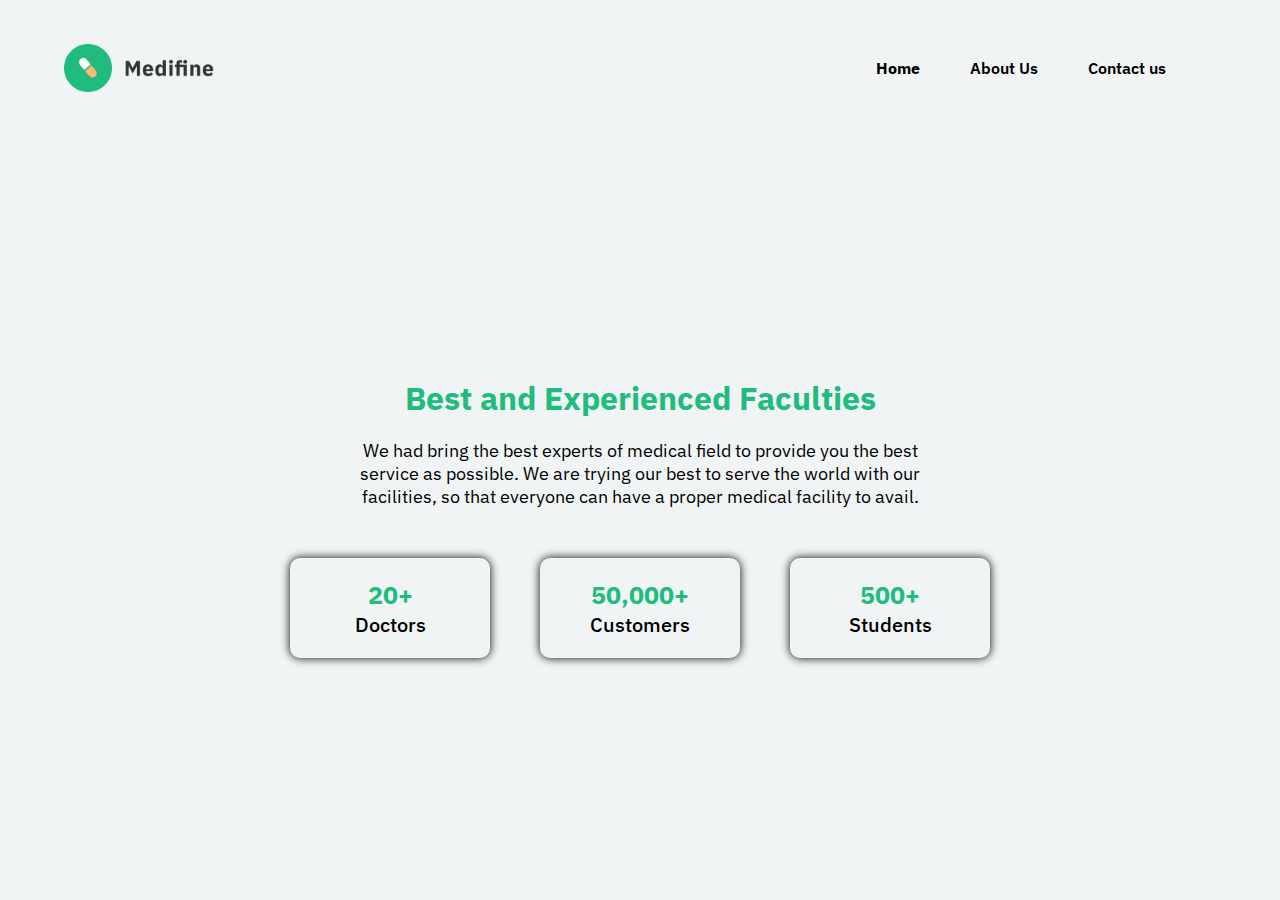
<file: HTML & CSS- Assignment 06/Project 02/about/about.html>
<!DOCTYPE html>
<html lang="en">

<head>
  <meta charset="UTF-8" />
  <meta http-equiv="X-UA-Compatible" content="IE=edge" />
  <meta name="viewport" content="width=device-width, initial-scale=1.0" />
  <title>Hospital Page</title>

  <!-- adding the google font -->
  <link rel="preconnect" href="https://fonts.googleapis.com" />
  <link rel="preconnect" href="https://fonts.gstatic.com" crossorigin />
  <link
    href="https://fonts.googleapis.com/css2?family=IBM+Plex+Sans:wght@200;300;400;500;600;700&family=Poppins:wght@200;300;400;500;600;700;800;900&display=swap"
    rel="stylesheet" />

  <!-- adding the css file -->
  <link rel="stylesheet" href="./about.css" />
</head>

<body>
  <!-- creating the navigation menu -->
  <nav>
    <img src="../logo.png" alt="logo" />
    <a href="/"></a>
    <ul>
      <li><a href="/">Home</a></li>
      <li><a href="/about/about.html">About Us</a></li>
      <li><a href="/contact/contact.html">Contact us</a></li>
    </ul>
  </nav>

  <!-- creating the main section -->
  <main>
    <!-- adding the hospital details -->
    <div class="hospitalDescription">
      <h1>Best and Experienced Faculties</h1>
      <p>
        We had bring the best experts of medical field to provide you the best
        service as possible. We are trying our best to serve the world with
        our facilities, so that everyone can have a proper medical facility to
        avail.
      </p>
    </div>

    <!-- adding the achievement cards -->
    <div class="achievement">
      <div class="achievementCard">
        <span>20+</span>
        <p>Doctors</p>
      </div>

      <div class="achievementCard">
        <span>50,000+</span>
        <p>Customers</p>
      </div>

      <div class="achievementCard">
        <span>500+</span>
        <p>Students</p>
      </div>
    </div>
  </main>
</body>

</html>
</file>
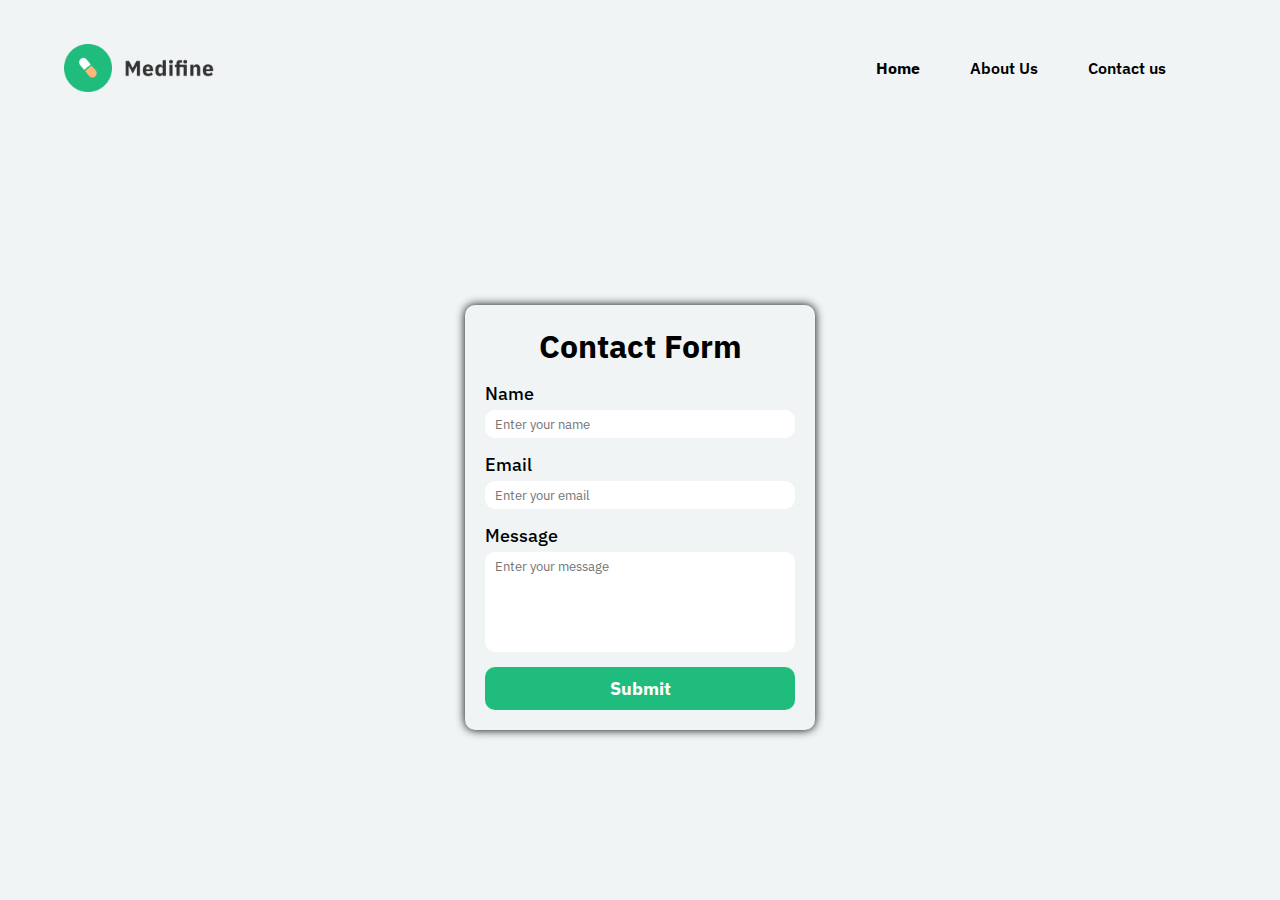
<file: HTML & CSS- Assignment 06/Project 02/contact/contact.html>
<!DOCTYPE html>
<html lang="en">

<head>
  <meta charset="UTF-8" />
  <meta http-equiv="X-UA-Compatible" content="IE=edge" />
  <meta name="viewport" content="width=device-width, initial-scale=1.0" />
  <title>Hospital Page</title>

  <!-- adding the google font -->
  <link rel="preconnect" href="https://fonts.googleapis.com" />
  <link rel="preconnect" href="https://fonts.gstatic.com" crossorigin />
  <link
    href="https://fonts.googleapis.com/css2?family=IBM+Plex+Sans:wght@200;300;400;500;600;700&family=Poppins:wght@200;300;400;500;600;700;800;900&display=swap"
    rel="stylesheet" />

  <!-- adding the css file -->
  <link rel="stylesheet" href="./contact.css" />
</head>

<body>
  <!-- creating the navigation menu -->
  <nav>
    <img src="../logo.png" alt="logo" />
    <a href="/"></a>
    <ul>
      <li><a href="/">Home</a></li>
      <li><a href="/about/about.html">About Us</a></li>
      <li><a href="/contact/contact.html">Contact us</a></li>
    </ul>
  </nav>

  <!-- creating the main section -->
  <main>
    <!-- creating the contact form -->
    <form>
      <h1>Contact Form</h1>

      <div>
        <label>Name</label>
        <input type="text" placeholder="Enter your name">
      </div>

      <div>
        <label>Email</label>
        <input type="text" placeholder="Enter your email">
      </div>

      <div>
        <label>Message</label>
        <textarea placeholder="Enter your message"></textarea>
      </div>

      <button>Submit</button>
    </form>
  </main>
</body>

</html>
</file>
<file: HTML & CSS- Assignment 01/styles.css>
* {
  margin: 0;
  padding: 0;
  box-sizing: border-box;
  font-family: "Red Rose", cursive;
}

/* ---------------- BODY ---------------- */

body {
  width: 100%;
  min-height: 100vh;
  background-image: linear-gradient(
      rgba(0, 0, 0, 0.55),
      rgba(0, 0, 0, 0.55)
    ),
    url("./pexels-maxyne-barcel-10402282\ 1.png");
  background-size: cover;
  background-position: center;
  background-attachment: fixed;
}

/* ---------------- CONTAINER ---------------- */

.container {
  min-height: 100vh;
  position: relative;
}

/* ---------------- NAVBAR ---------------- */

.navbar {
  display: flex;
  justify-content: space-between;
  align-items: center;
  padding: 55px 60px;
}

.logo {
  cursor: pointer;
}

.list {
  display: flex;
  align-items: center;
  gap: 63px;
  list-style: none;
  font-weight: 400;
  font-size: 18px;
  color: #ffc233;
}

.list-item {
  cursor: pointer;
}

/* Order Button */

.button-small {
  padding: 12px 40px;
  background-color: #ff505f;
  border: none;
  font-weight: 700;
  font-size: 24px;
  color: #ffffff;
  cursor: pointer;
}

/* ---------------- HERO SECTION ---------------- */

.hero {
  max-width: 1154px;
  margin: 0 auto;
  margin-top: 80px;
  text-align: center;
}

.hero-heading {
  font-family: "Dela Gothic One", cursive;
  font-weight: 400;
  font-size: clamp(56px, 7vw, 104px);
  line-height: 1.1;
  color: #ffc233;
}

/* Hero Button */

.button-large {
  margin-top: 64px;
  padding: 24px 56px;
  background-color: #ff505f;
  border: none;
  font-weight: 700;
  font-size: 32px;
  color: #ffffff;
  cursor: pointer;
}

/* ---------------- SCROLL ICON ---------------- */

.bottom {
  position: absolute;
  bottom: 30px;
  right: 40px;
}
</file>
<file: HTML & CSS- Assignment 02/style.css>
* {
  margin: 0;
  padding: 0;
  box-sizing: border-box;
  font-family: "Poppins", sans-serif;
}

body {
  background-color: #ffffff;
}

/* ---------------- CONTAINER ---------------- */

.container {
  max-width: 1300px;
  margin: 0 auto;
  padding: 0 60px;
}

/* ---------------- NAVBAR ---------------- */

.navbar-container {
  display: flex;
  align-items: center;
  justify-content: space-between;
  padding: 40px 0;
}

.grow-list {
  flex-grow: 1;
  padding-left: 60px;
}

.list {
  display: flex;
  gap: 36px;
  list-style: none;
  font-weight: 400;
  font-size: 16px;
  color: #000000;
}

.list-item {
  cursor: pointer;
}

.list-item:hover {
  color: #5955b3;
}

/* Buttons */

.nav-button {
  padding: 14px 28px;
  background-color: #5955b3;
  border: none;
  border-radius: 12px;
  font-weight: 500;
  font-size: 16px;
  color: #ffffff;
  cursor: pointer;
}

/* ---------------- BANNER ---------------- */

.banner-container {
  display: flex;
  align-items: center;
  justify-content: space-between;
  margin-top: 60px;
}

.banner-left {
  max-width: 520px;
}

.heading-text {
  font-weight: 600;
  font-size: 64px;
  line-height: 74px;
  color: #3c2f60;
}

.heading-text span {
  color: #5955b3;
}

.description {
  margin-top: 28px;
  font-size: 16px;
  line-height: 26px;
  color: #828282;
}

.btn {
  margin-top: 72px;
}

/* Image */

.banner-right img {
  max-width: 100%;
}
</file>
<file: HTML & CSS- Assignment 03/style.css>
* {
  margin: 0;
  padding: 0;
  box-sizing: border-box;
}

body {
  font-family: "Poppins", sans-serif;
  background-color: #000;
}

/* ---------------- NAVBAR ---------------- */

.navbar {
  display: flex;
  align-items: center;
  padding: 31px 83px;
  height: 94px;
  background-color: #000;
}

.logo {
  width: 92px;
  height: 32px;
  cursor: pointer;
}

.line {
  width: 1px;
  height: 50px;
  background-color: #ffffff;
  margin: 0 63px;
}

.grow-list {
  flex-grow: 1;
}

.list {
  display: flex;
  gap: 63px;
  list-style: none;
  font-weight: 600;
  font-size: 16px;
  color: #ffffff;
}

.list-item {
  cursor: pointer;
}

/* Navbar Button */

.button-small {
  padding: 7px 28px;
  background-color: #ba0cc5;
  border-radius: 6px;
  border: none;
  font-weight: 600;
  font-size: 16px;
  color: #ffffff;
  cursor: pointer;
}

/* ---------------- HERO SECTION ---------------- */

.hero {
  height: calc(100vh - 94px);
  background-image: url("bg.png");
  background-size: cover;
  background-position: center;
  background-attachment: fixed;

  display: flex;
  flex-direction: column;
  align-items: center;
  text-align: center;
}

.hero-heading {
  max-width: 900px;
  margin-top: 160px;
  font-family: "Montserrat", sans-serif;
  font-weight: 800;
  font-size: 80px;
  line-height: 98px;
  color: #ffffff;
}

.hero-description {
  margin-top: 24px;
  font-weight: 500;
  font-size: 30px;
  line-height: 45px;
  color: #ffffff;
}

/* Hero Button */

.button-large {
  margin-top: 64px;
  padding: 14px 32px;
  background-color: #ba0cc5;
  border-radius: 11px;
  border: none;
  font-weight: 600;
  font-size: 30px;
  color: #ffffff;
  cursor: pointer;
}
</file>
<file: HTML & CSS- Assignment 04/style.css>
* {
  margin: 0;
  padding: 0;
  box-sizing: border-box;
  font-family: Georgia, "Times New Roman", Times, serif;
}

body {
  min-height: 100vh;
  display: flex;
  justify-content: center;
  align-items: center;
  background-color: #ffffff;
}

/* Default (Frame 1 – Large screens) */

.box {
  width: 70%;
  height: 300px;
  border-radius: 20px;
  background-color: #7fffd4;
  display: flex;
  flex-direction: column;
  justify-content: center;
  align-items: center;
}

.box h1 {
  font-size: 32px;
  margin-bottom: 10px;
}

.screen-size {
  display: none;
}

/* ---------------- 1440px ---------------- */
@media (max-width: 1440px) {
  .box {
    background-color: #228b22;
  }

  .screen-size {
    display: block;
    font-size: 18px;
    color: #000;
  }

  .screen-size::after {
    content: "Screen size : 1440px";
  }
}

/* ---------------- 1024px ---------------- */
@media (max-width: 1024px) {
  .box {
    background-color: #b7953c;
  }

  .screen-size::after {
    content: "Screen size : 1024px";
  }
}

/* ---------------- 768px ---------------- */
@media (max-width: 768px) {
  .box {
    background-color: #6feaf6;
  }

  .screen-size::after {
    content: "Screen size : 768px";
  }
}

/* ---------------- 425px ---------------- */
@media (max-width: 425px) {
  .box {
    background-color: #c7323f;
    height: 260px;
  }

  .box h1 {
    font-size: 26px;
    text-align: center;
  }

  .screen-size::after {
    content: "Screen size : 425px";
  }
}
</file>
<file: HTML & CSS- Assignment 05/style.css>
*{
    margin: 0;
    padding: 0;
    box-sizing: border-box;
    background-color: #111827;
    color: white;
}
img:hover{
    cursor: pointer;
}
nav{
    margin: 20px;
}
nav ul{
    display: flex;
    flex-direction: row;
    justify-content: right;
    align-items: center;
    gap: 20px;
}
nav ul li{
    list-style-type: none;
    font-size: 20px;
}
img[alt="menu"]{
    width: 20px;
    display: none;
}
.home-option{
    padding: 5px 10px;
    background: rgb(2, 2, 235);
    border-radius: 15px;
}

.intro{
    max-width: 100vw;
    margin: 20px;
    display: flex;
    flex-direction: row;
    justify-content: center;
    align-items: center;
    gap: 30px;
}
.intro-line-1{
    display: flex;
    flex-direction: row;
    align-items: center;
    gap: 10px;
    font-size: 30px;
}
.intro-line-2{
    display: flex;
    flex-direction: column;
    justify-content: center;
    gap: 10px;
}
.intro-line-2 h1{
    font-size: 60px;
}
.intro-line-2 h2{
    font-size: 35px;
    color: rgb(197, 197, 89);
}
.projects{
    margin-top: 70px;
    display: flex;
    flex-direction: column;
    justify-content: center;
    align-items: center;
}
.projects div h1{
    font-size: 40px;
}
.horizontal-divider{
    height: 5px;
    width: 135px;
    background-color: rgba(248, 13, 13, 0.462);
    border-radius: 20px;
    margin-bottom: 20px;
}
.project-list{
    display: grid;
    grid-template-columns: 1fr 1fr;
    align-items: center;
    justify-content: center;
    row-gap: 20px;
     column-gap: 20px; 
}
img[alt="hello"]{
    height: 45px;
}
img[alt="pc-image"]{
    width: 30vw;
}
img[alt="project-image"]{
    width: 20vw;
}
.project{
    display: flex;
    flex-direction: column;
    justify-content: center;
    align-items: center;
}
.contact{
    margin: 50px;
    display: flex;
    flex-direction: column;
    justify-content: center;
    align-items: center;
    gap: 15px;

}
.contact div h1{
    font-size: 40px;
}
.horizontal-divider-contact{
    height: 5px;
    width: 200px;
    background-color:  rgba(248, 13, 13, 0.462);
    border-radius: 20px;
    margin-bottom: 20px;
}
.socials{
    display: flex;
    justify-content: center;
    align-items: center;
    gap: 15px;
}
img[alt="social"]{
    width: 30px;
}

@media screen and (max-width: 576px) {
    nav ul{
        display: none;
    }
    img[alt="menu"]{
        display: block;
    }
    .intro{
        display: flex;
        flex-direction: column;
    }
    img[alt="pc-image"]{
        width: 60vw;
    }
    .intro-line-1{
        display: flex;
        flex-direction: column;
        justify-content: center;
        align-items: center;
        gap: 10px;
        font-size: 20px;
    }
    .intro-line-2 h1{
        font-size: 40px;
    }
    .intro-line-2 h2{
        font-size: 25px;
        text-align: center;
    }
    .project-list{
        display: grid;
        grid-template-columns: 1fr;
        align-items: center;
        justify-content: center;
        row-gap: 20px;
        column-gap: 20px; 
    }
    img[alt="project-image"]{
        width: 55vw;
    }
    .projects div h1{
        font-size: 35px;
    }
    .contact div h1{
        font-size: 35px;
    }
    .horizontal-divider-contact{
        height: 10px;
        width: 180px;
        background-color: blue;
        border-radius: 20px;
        margin-bottom: 20px;
    }
    

}
</file>
<file: DOM/Project 01/style.css>
* {
  margin: 0;
  padding: 0;
  box-sizing: border-box;
  font-family: Arial, Helvetica, sans-serif;
}

body {
  height: 100vh;
  display: flex;
  justify-content: center;
  align-items: center;
  background-color: #f4f4f4;
}

.counter-container {
  background-color: #ffffff;
  padding: 30px;
  width: 320px;
  text-align: center;
  border-radius: 10px;
  box-shadow: 0 0 10px rgba(0,0,0,0.2);
}

.counter-container h1 {
  margin-bottom: 20px;
}

#counter {
  font-size: 48px;
  margin: 20px 0;
  font-weight: bold;
}

.buttons {
  display: flex;
  justify-content: space-between;
}

button {
  padding: 10px 12px;
  cursor: pointer;
  border: none;
  background-color: #4caf50;
  color: white;
  border-radius: 5px;
}

button:hover {
  background-color: #388e3c;
}

.reset-btn {
  margin-top: 15px;
  width: 100%;
  background-color: #f44336;
}

.reset-btn:hover {
  background-color: #c62828;
}
</file>
<file: DOM/Project 02/style.css>
* {
  margin: 0;
  padding: 0;
  box-sizing: border-box;
  font-family: "Poppins", Arial, sans-serif;
}

body {
  min-height: 100vh;
  background: linear-gradient(135deg, #0f2027, #203a43, #2c5364);
  display: flex;
  justify-content: center;
  align-items: center;
  color: white;
}

.container {
  width: 90%;
  max-width: 900px;
  background: rgba(255, 255, 255, 0.08);
  backdrop-filter: blur(12px);
  border-radius: 20px;
  padding: 30px;
  box-shadow: 0 10px 30px rgba(0,0,0,0.4);
}

.container h1 {
  text-align: center;
  margin-bottom: 25px;
}

.box {
  background: rgba(255, 255, 255, 0.12);
  padding: 20px;
  border-radius: 12px;
  margin-bottom: 18px;
  transition: 0.3s;
}

.box:hover {
  transform: translateY(-3px);
}

.box h3 {
  margin-bottom: 10px;
}

button {
  padding: 10px 18px;
  border: none;
  border-radius: 8px;
  cursor: pointer;
  background: linear-gradient(135deg, #00c6ff, #0072ff);
  color: white;
}

button:hover {
  opacity: 0.9;
}

input {
  padding: 10px;
  border-radius: 8px;
  border: none;
  outline: none;
  width: 100%;
  max-width: 300px;
  margin-top: 8px;
}

p {
  margin-top: 8px;
  font-size: 14px;
}

#mouseOverBox,
#mouseOutBox {
  cursor: pointer;
}

@media (max-width: 600px) {
  .container {
    padding: 20px;
  }
}
</file>
<file: HTML & CSS- Assignment 06/Project 01/style.css>
* {
  margin: 0;
  padding: 0;
  outline: 0;
  box-sizing: border-box;
  background: #0f0f10;
  font-family: "Poppins", sans-serif;
  color: #ffffff;
}

/* removing the default css of a tags */
a {
  text-decoration: none;
}

/* removing the default css of li tags */
li {
  list-style: none;
}

body {
  margin: 0 15vw;
}

/* designing the navigation menu */
nav {
  display: flex;
  width: 100%;
  align-items: center;
  justify-content: space-between;
  padding: 30px 0;
}

nav img {
  width: 25px;
  height: 25px;
}

nav ul {
  display: flex;
}

nav ul li {
  margin-right: 40px;
}

nav ul li a {
  font-weight: 700;
  font-size: 14px;
  color: white;
}

nav ul li:first-child a{
  font-weight: 700;
  font-size: 14px;
}

.nav-right-section {
  display: flex;
  align-items: center;
}

.nav-right-section button {
  background: #1e1e21;
  border-radius: 8px;
  font-weight: 300;
  font-size: 14px;
  padding: 10px 40px;
}

/* designing the main section */
main {
  display: flex;
  align-items: flex-start;
  margin-top: 30px;
  position: relative;
}

.mainImg {
  width: 230px;
  position: relative;
  top: -250px;
  left: 70px;
}

.main {
  margin-left: 180px;
}

.onEarImg {
  width: 320px;
  margin-left: 50px;
}

.main h1 {
  font-weight: 600;
  font-size: 46px;
  margin-bottom: 25px;
}

.main h4 {
  font-weight: 500;
  font-size: 16px;
  margin-bottom: 25px;
}

.main p {
  width: 65%;
  font-size: 12px;
  font-weight: 300;
  color: #bdc0c2;
  line-height: 25px;
  margin-bottom: 25px;
}

.shopping-bag-section {
  display: flex;
  align-items: center;
  gap: 20px;
  background: #1e1e21;
  border-radius: 8px;
  width: fit-content;
  padding: 10px 25px;
}

.shopping-bag-section img {
  width: 15px;
  background-color: transparent;
}

.shopping-bag-section p {
  margin-bottom: 0;
  color: white;
  background-color: transparent;
}

.shopping-bag-section span {
  background-color: transparent;
}

/* designing the social media section */
.social-media-section {
  display: flex;
  align-items: center;
  justify-content: space-around;
  padding: 0 50px;
  position: relative;
  top: -50px;
  margin-bottom: 40px;
}

.social-media-section img {
  scale: 0.8;
}

/* designing the specification section */
.specification {
  display: flex;
  flex-direction: column;
  align-items: center;
}

.specification-logo,
.case-logo {
  scale: 0.8;
  margin-bottom: 20px;
}

.specification-list {
  display: flex;
}

.specification-list img {
  scale: 0.8;
}

.specification-list-items div {
  margin-bottom: 20px;
}

.specification-list-items div img {
  scale: 0.8;
}

.specification-list-items div p {
  font-size: 12px;
}

.specification-list-items div p:last-child {
  color: #bdc0c2;
  font-size: 10px;
  margin-top: 5px;
  width: 70%;
}

.specification-list-items div:first-child,
.specification-list-items div:last-child {
  margin-left: 30px;
}

/* designing the case section */
.case {
  margin-top: 80px;
  display: flex;
  flex-direction: column;
  align-items: center;
}

.case-item {
  display: flex;
  gap: 30px;
  align-items: center;
  justify-content: center;
}

.case-item-img {
  scale: 0.8;
  /* width: 50%; */
}

.case-item div {
  width: 20%;
}

.case-item div p:first-child {
  color: #bdc0c2;
  font-size: 12px;
  font-weight: 400;
  line-height: 25px;
  margin-bottom: 20px;
}

.case-item div p:last-child img {
  scale: 0.8;
  background-color: transparent;
}

.case-item div p:last-child {
  width: fit-content;
  background: #1e1e21;
  border-radius: 8px;
  display: flex;
  align-items: center;
  gap: 20px;
  font-size: 12px;
  padding: 10px 20px;
}

/* buy product section */
.buy-product {
  background: #181a1b;
  border-radius: 12px;
  display: flex;
  align-items: center;
  justify-content: center;
  gap: 50px;
  margin-top: 70px;
  padding: 40px 0;
}

.buy-product div,
.buy-product p,
.buy-product h3,
.buy-product img {
  background-color: transparent;
}

.buy-product div {
  width: 25%;
}

.buy-product div h3 {
  font-weight: 600;
  font-size: 18px;
  margin-bottom: 15px;
}

.buy-product div p {
  color: #bdc0c2;
  font-size: 14px;
  margin-bottom: 15px;
}

.buy-product div div {
  display: flex;
  align-items: center;
  width: fit-content;
  background: #000000;
  border-radius: 8px;
  padding: 10px 20px;
}

.buy-product div div img {
  scale: 0.8;
  margin-right: 10px;
}

.buy-product div div p {
  margin-bottom: 0;
  font-size: 12px;
  color: white;
}

/* designing the product section for displaying the items */
.product {
  display: flex;
  flex-direction: column;
  margin: 0 150px;
}

.product-logo {
  display: flex;
  flex-direction: column;
}

.product-logo {
  scale: 0.3;
}

.product-items {
  display: flex;
  align-items: center;
  flex-wrap: wrap;
  gap: 50px;
  padding-left: 50px;
}

.product-card {
  position: relative;
  width: 130px;
  height: 130px;
  background: #181a1b;
  border-radius: 8px;
}

.product-img {
  width: 75px;
  height: 100px;
  position: absolute;
  z-index: 100;
  top: -40px;
  left: 28px;
}

.product-img,
.product-card p,
.product-card span,
.product-card img,
.product-card div {
  background-color: transparent;
}

.product-info {
  position: absolute;
  bottom: 0;
  width: 100%;
  display: flex;
  align-items: flex-end;
  justify-content: space-between;
  padding: 10px 15px;
}

.product-info p {
  font-size: 12px;
}

.product-info p span {
  color: #bdc0c2;
}

.product-info div {
  background: #0a0a0b;
  border-radius: 8px;
  padding: 2px 6px;
}

.product-info div img {
  width: 13px;
  height: 13px;
}

/* designing the footer section */
footer{
  margin: 100px 0;
  display: flex;
  align-items: flex-start;
  justify-content: space-between;
  position: relative;
}

.footer-logo{
  scale: 0.8;
}

ul li a{
  font-size: 12px;
  color: #BDC0C2;
}

ul li:first-child a{
  font-size: 16px;
  font-weight: 400;
  color: white;
}

ul li:first-child{
  margin-bottom: 10px;
}

.footer-subscription{
  display: flex;
  flex-direction: column;
  gap: 30px;
}

.footer-subscription div:first-child{
  background: #181A1B;
border-radius: 8px;
padding: 5px 10px;
display: flex;
}

.footer-subscription div:first-child input{
  border: none;
  background-color: transparent;
}

.subscribe-button{
  background: #0A0A0B;
  border-radius: 8px;
  padding: 10px 20px;
  border: none;
  display: flex;
  align-items: center;
  gap: 10px;
}

.subscribe-button img{
  scale: 0.8;
}

.subscribe-button p{
  font-size: 12px;
}

.footer-subscription div:last-child img{
  margin-right: 10px;
  scale: 0.8;
}

.arrow-up{
  position: absolute;
  right: -160px;
  scale: 0.8;
}
</file>
<file: HTML & CSS- Assignment 06/Project 02/style.css>
/* css reset */
* {
  margin: 0;
  padding: 0;
  outline: 0;
  box-sizing: border-box;
  font-family: "IBM Plex Sans", sans-serif;
}

body {
  max-width: 1440px;
  background-color: #f0f4f5;
  overflow: hidden;
  margin: auto;
}

/* designing the navigation menu */
nav {
  height: 15vh;
  display: flex;
  align-items: center;
  justify-content: space-between;
  padding: 0 5%;
}

/* designing the logo */
nav img {
  width: 150px;
}

/* desiging the navigation menu links */
nav ul {
  display: flex;
  align-items: center;
}

nav ul li {
  list-style: none;
  margin-right: 50px;
  font-weight: 600;
}

nav ul li:first-child {
  font-weight: 700;
  color: #20bc7e;
}

a {
  text-decoration: none;
  color: black;
}

/* designing the hero section */
main {
  display: flex;
  align-items: center;
  justify-content: center;
  height: 85vh;
}

main section {
  width: 50%;
}

.leftSection {
  margin-left: 5%;
  position: relative;
}

.topAngle {
  width: 25px;
}

.leftSection h1 {
  font-size: 70px;
}

.leftSection p {
  color: #7c7c7c;
  font-size: 18px;
  margin: 20px 0;
}

.bottomAngle {
  width: 25px;
  position: absolute;
  right: 25px;
}

.stethoscope {
  position: absolute;
  width: 90%;
  top: -60px;
  right: -25%;
  z-index: -1;
}

.mouse {
  position: absolute;
  right: -30px;
  bottom: 0;
  width: 30px;
}

.leftSection button {
  color: white;
  border: none;
  padding: 15px 40px;
  border-radius: 40px;
  background-color: #20bc7e;
  font-size: 25px;
  font-weight: 700;
}

/* designing the right section */
.greenBox,
.yellowBox {
  position: absolute;
  right: 0;
}

.greenBox {
  width: 35%;
  bottom: 30px;
}

.yellowBox {
  width: 30%;
  bottom: 50px;
}

.doctor {
  position: absolute;
  right: 0;
  bottom: 0;
  height: 90%;
}
</file>
<file: HTML & CSS- Assignment 06/Project 03/style.css>
/* css reset */
* {
  margin: 0;
  padding: 0;
  box-sizing: border-box;
  font-family: "Manrope";
}

/* removing default styling of li items */
li {
  list-style: none;
}

/* removing the default decoration of a tags */
a {
  text-decoration: none;
}

/* giving default design to every button */
button {
  background: #6663e9;
  border: none;
  border-radius: 30px;
  padding: 10px 30px;
  color: #ffffff;
  font-weight: 800;
  font-size: 18px;
}

body {
  background-color: #f6f8fa;
}

header {
  background-image: linear-gradient(rgba(0, 0, 0, 0.5), rgba(0, 0, 0, 0.5)),
    url("mainBackground.png");
  background-position: center;
  background-repeat: no-repeat;
  background-size: cover;
  height: 125vh;
  position: relative;
}

/* designing the navigation menu */
nav {
  display: flex;
  align-items: center;
  justify-content: space-around;
  padding: 25px 0;
}

nav img {
  height: 45px;
  width: 120px;
}

nav ul {
  display: flex;
  align-items: center;
}

nav ul li a {
  color: #ffffff;
  margin-right: 50px;
  font-size: 18px;
}

hr {
  margin: 0 100px;
}

/* designing the div inside the header */
header div {
  color: #ffffff;
  margin-left: 150px;
  margin-top: 85px;
}

header div h1 {
  font-size: 72px;
  margin-bottom: 30px;
}

header div p {
  font-size: 18px;
  margin-bottom: 30px;
  font-weight: 500;
  width: 410px;
}

/* designing the multiple logos box */
.my-logos {
  background-color: #fff;
  margin: 0 35px;
  height: 190px;
  display: flex;
  align-items: center;
  justify-content: space-evenly;
  border-radius: 30px;
  position: relative;
  bottom: 100px;
}

.my-logos img {
  width: 156px;
  height: 38px;
}

/* designing the wrapper section of the cards */
.cards-wrapper-section h1 {
  font-weight: 800;
  font-size: 60px;
  text-align: center;
  letter-spacing: 0.01em;
}

.cards-wrapper {
  display: flex;
  flex-wrap: wrap;
  align-items: center;
  justify-content: center;
  gap: 10px;
  margin-top: 50px;
  position: relative;
}

/* designing the card image */
.card {
  flex-basis: 30%;
  display: flex;
  flex-direction: column;
  align-items: center;
  justify-content: center;
  position: relative;
}

/* giving different margin top value to position cards */
.cards-wrapper div:nth-child(2) {
  margin-top: 50px;
}
.cards-wrapper div:nth-child(3) {
  margin-top: 100px;
}
.cards-wrapper div:nth-child(4) {
  margin-top: 160px;
}
.cards-wrapper div:nth-child(5) {
  margin-top: 100px;
}
.cards-wrapper div:nth-child(6) {
  margin-top: 40px;
}
.cards-wrapper div:nth-child(7) {
  margin-top: 40px;
}
.cards-wrapper div:nth-child(8) {
  margin-top: 100px;
}
.cards-wrapper div:nth-child(9) {
  margin-top: 160px;
}

.card img {
  width: 366px;
  height: 400px;
  border-radius: 20px;
}

/* designing the card box of card */
.card-box {
  width: 326px;
  height: 121px;
  border-radius: 20px;
  background: #ffffff;
  box-shadow: 0px 4px 120px rgba(58, 86, 78, 0.2);
  position: absolute;
  bottom: -60px;
  padding: 15px 20px;
  display: flex;
  align-items: center;
  justify-content: space-between;
}

.card-box button {
  font-weight: 800;
  font-size: 15px;
  width: 114px;
  height: 52px;
}

.card-box div h3 {
  font-weight: 700;
  font-size: 24px;
  margin-bottom: 10px;
}

.card-box div p {
  font-weight: 800;
  font-size: 20px;
  color: #6663e8;
  text-shadow: 0px 4px 60px rgba(0, 0, 0, 0.05);
}

/* designing both the features section of the website */
.features-section {
  display: flex;
  align-items: center;
  justify-content: center;
  margin-top: 250px;
}

.features-section div {
  width: 50%;
}

.first-feature-section div:first-child img:first-child {
  position: absolute;
  left: -80px;
  z-index: -1;
  width: 726px;
  height: 456px;
}

.features-section div:first-child img:last-child {
  position: relative;
  width: 405px;
  height: 405px;
  border-radius: 51px;
  bottom: 55px;
  left: 110px;
}

/* designing the second div of feature box */
.features-section h1 {
  font-weight: 800;
  font-size: 60px;
  letter-spacing: 0.01em;
  margin-bottom: 30px;
}

.features-section p {
  font-weight: 500;
  font-size: 18px;
  color: #585c65;
  margin-bottom: 40px;
  max-width: 80%;
}

.features-section button {
  font-weight: 700;
}

/* designing the second feature section */
.second-feature-section {
  display: flex;
  align-items: center;
  justify-content: center;
}

.second-feature-section div {
  width: 50%;
}

.second-feature-section div:last-child{
    position: relative;
}

.second-feature-section div:last-child img:first-child {
  position: absolute;
  right: 0;
  width: 726px;
  height: 456px;
  bottom: -220px;
}

.second-feature-section div:last-child img:last-child {
  position: absolute;
  width: 405px;
  height: 405px;
  border-radius: 51px;
  right: 135px;
  bottom: -110px;
}

.second-feature-section div:first-child {
  padding: 0 50px;
}

.second-feature-section div:first-child h1 {
  width: 90%;
}

/* designing the newsletter section */
.newsletter {
  margin: 100px 70px;
  background: #6663e9;
  box-shadow: 0px 4px 60px rgba(0, 0, 0, 0.05);
  border-radius: 70px;
  display: flex;
  flex-direction: column;
  align-items: center;
  justify-content: center;
  gap: 30px;
  padding: 70px 0;
  color: #ffffff;
  text-align: center;
}

.newsletter h1 {
  font-weight: 800;
  font-size: 60px;
}

.newsletter p {
  font-weight: 400;
  font-size: 18px;
  width: 55%;
}

/* designing the form */
.newsletter form {
  display: flex;
  align-items: center;
  gap: 20px;
}

.newsletter form div {
  display: flex;
  align-items: center;
  gap: 20px;
  background: #5654d1;
  border-radius: 40px;
  width: 468px;
  height: 61px;
  padding: 0 20px;
}

.newsletter form input {
  background-color: transparent;
  border: none;
}

.newsletter form button {
  background: #ffffff;
  box-shadow: 0px 4px 60px rgba(0, 0, 0, 0.05);
  border-radius: 40px;
  width: 174px;
  height: 61px;
  color: #6663e9;
}

/* designing the footer area */
footer {
  display: flex;
  align-items: flex-start;
  margin: 0 100px;
  justify-content: space-between;
  margin-bottom: 80px;
}

footer div:first-child {
  display: flex;
  flex-direction: column;
  gap: 30px;
}

footer div:first-child img {
  width: 150px;
}

footer div:first-child div img {
  width: 45px;
  height: 45px;
  margin-right: 20px;
}

footer div:first-child p {
  width: 323px;
  font-weight: 400;
  font-size: 20px;
}

/* designing the footer links */
.footer-links {
  display: flex;
  align-items: flex-start;
  justify-content: space-between;
  gap: 120px;
}

.footer-links-content {
  display: flex;
  flex-direction: column;
}

.footer-links-content ul li a {
  color: black;
}

.footer-links-content ul li:first-child {
  font-weight: 700;
  font-size: 20px;
}

.footer-links-content ul li{
    margin-bottom: 25px;
}
</file>
<file: HTML & CSS- Assignment 06/Project 02/about/about.css>
/* css reset */
* {
  margin: 0;
  padding: 0;
  outline: 0;
  box-sizing: border-box;
  font-family: "IBM Plex Sans", sans-serif;
}

body {
  max-width: 1440px;
  background-color: #f0f4f5;
  overflow: hidden;
  margin: auto;
}

/* designing the navigation menu */
nav {
  height: 15vh;
  display: flex;
  align-items: center;
  justify-content: space-between;
  padding: 0 5%;
}

/* designing the logo */
nav img {
  width: 150px;
}

/* desiging the navigation menu links */
nav ul {
  display: flex;
  align-items: center;
}

nav ul li {
  list-style: none;
  margin-right: 50px;
  font-weight: 600;
}

nav ul li:first-child {
  font-weight: 700;
  color: #20bc7e;
}

a {
  text-decoration: none;
  color: black;
}

/* designing the main section */
main {
  height: 85vh;
  display: flex;
  flex-direction: column;
  align-items: center;
  justify-content: center;
  padding: 0 5%;
}

.hospitalDescription {
  width: 50%;
  text-align: center;
}

.hospitalDescription h1 {
  margin-bottom: 20px;
  color: #20BC7E;
}

.hospitalDescription p {
  font-size: 18px;
  font-weight: 400;
}

/* desinging the achievement card */
.achievement {
  display: flex;
  align-items: center;
  gap: 50px;
  margin-top: 50px;
}

.achievementCard {
  width: 200px;
  height: 100px;
  border-radius: 10px;
  box-shadow: 0 0 10px black;
  display: flex;
  flex-direction: column;
  align-items: center;
  justify-content: center;
}

.achievementCard span {
  font-size: 25px;
  font-weight: 700;
  color: #20BC7E;
}

.achievementCard p {
  font-size: 20px;
  font-weight: 500;
}
</file>
<file: HTML & CSS- Assignment 06/Project 02/contact/contact.css>
/* css reset */
* {
    margin: 0;
    padding: 0;
    outline: 0;
    box-sizing: border-box;
    font-family: "IBM Plex Sans", sans-serif;
  }
  
  body {
    max-width: 1440px;
    background-color: #f0f4f5;
    overflow: hidden;
    margin: auto;
  }
  
  /* designing the navigation menu */
  nav {
    height: 15vh;
    display: flex;
    align-items: center;
    justify-content: space-between;
    padding: 0 5%;
  }
  
  /* designing the logo */
  nav img {
    width: 150px;
  }
  
  /* desiging the navigation menu links */
  nav ul {
    display: flex;
    align-items: center;
  }
  
  nav ul li {
    list-style: none;
    margin-right: 50px;
    font-weight: 600;
  }
  
  nav ul li:first-child {
    font-weight: 700;
    color: #20bc7e;
  }
  
  a {
    text-decoration: none;
    color: black;
  }

  /* designing the main section and form */
  main{
    height: 85vh;
    display: flex;
    align-items: center;
    justify-content: center;
  }

  form{
    width: 350px;
    box-shadow: 0 0 10px black;
    border-radius: 10px;
    padding: 20px;
    display: flex;
    flex-direction: column;
    gap: 15px;
  }

  form h1{
    text-align: center;
  }

  form div{
    display: flex;
    flex-direction: column;
  }

  form div label{
    font-size: 18px;
    font-weight: 500;
    margin-bottom: 5px;
  }

  form div input{
    border: transparent;
    border-radius: 10px;
    padding: 5px 10px;
  }

  form div textarea{
    resize: none;
    height: 100px;
    border: transparent;
    border-radius: 10px;
    padding: 5px 10px;
  }

  form button{
    border: transparent;
    border-radius: 10px;
    background: #20BC7E;
    color: white;
    font-size: 18px;
    font-weight: bold;
    padding: 10px;
    cursor: pointer;
  }
</file>
